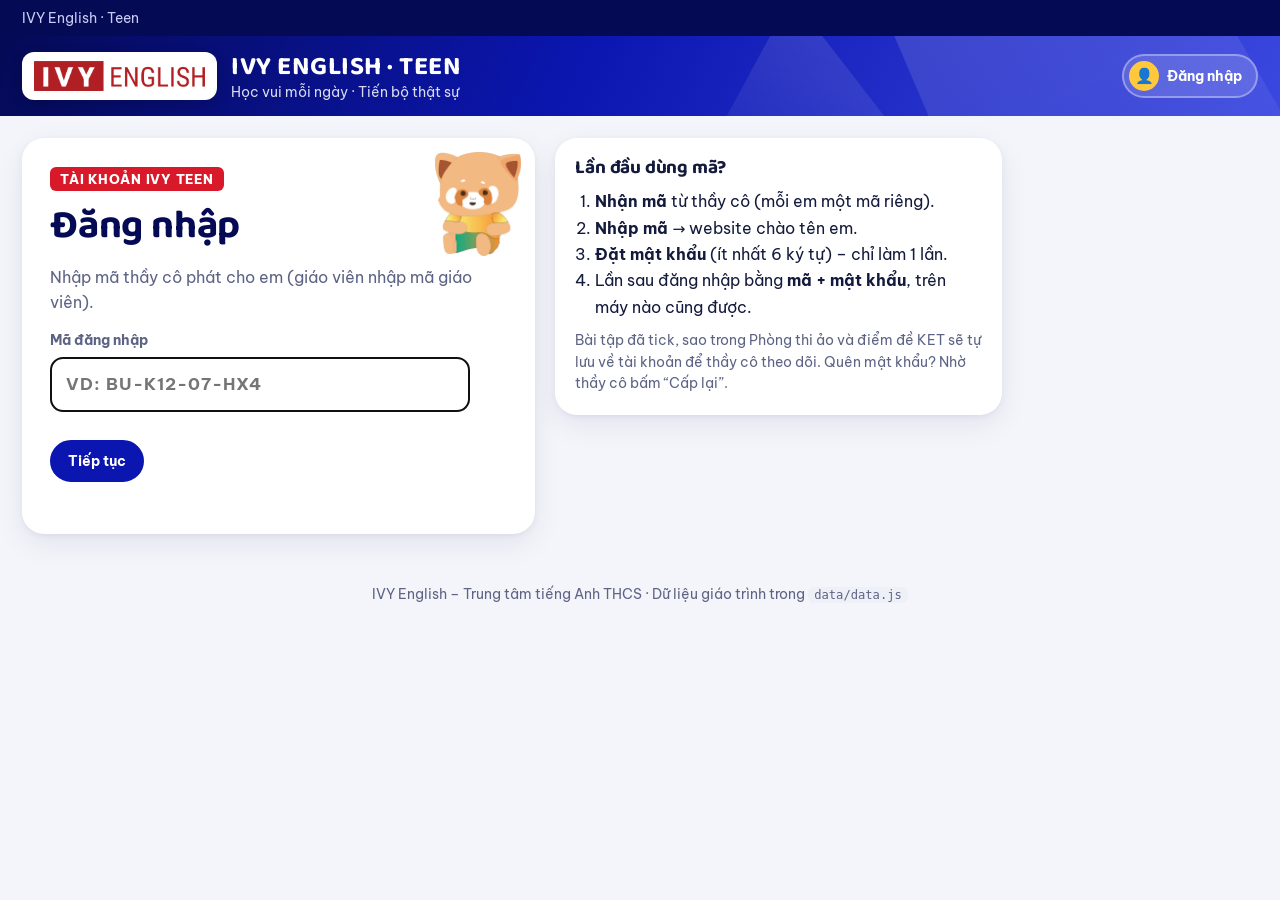
<file: index.html>
<!doctype html>
<html lang="vi">
<head>
  <meta charset="utf-8">
  <meta name="viewport" content="width=device-width, initial-scale=1">
  <title>IVY Teen – Bảng điều khiển học tập</title>
  <meta name="description" content="IVY Teen: lớp học, bài tập về nhà, phòng thi ảo và lộ trình giáo trình tiếng Anh THCS của IVY English.">
  <link rel="preconnect" href="https://fonts.googleapis.com">
  <link rel="preconnect" href="https://fonts.gstatic.com" crossorigin>
  <link href="https://fonts.googleapis.com/css2?family=Baloo+2:wght@600;700;800&family=Be+Vietnam+Pro:wght@400;500;600;700;800&display=swap" rel="stylesheet">
  <link rel="stylesheet" href="assets/style.css?v=202611271107">
  <link rel="icon" href="assets/img/panda-hello.png">
</head>
<body>
  <div class="strip">
    <div class="strip-in" id="strip"></div>
  </div>
  <header class="banner">
    <div class="banner-in">
      <a class="brand" href="#/" aria-label="IVY Teen – Trang chủ">
        <span class="logo-box"><img src="assets/img/logo-ivy.png" alt="IVY English"></span>
        <span class="brand-text"><strong>IVY ENGLISH · TEEN</strong><small>Học vui mỗi ngày · Tiến bộ thật sự</small></span>
      </a>
      <div class="banner-actions">
        <a class="acc-btn" id="accBtn" href="#/dang-nhap"><span class="av">👤</span><span class="nm">Đăng nhập</span></a>
        <a class="round-btn" href="#/huong-dan" title="Hướng dẫn" aria-label="Hướng dẫn" data-auth>?</a>
        <button class="round-btn wide" id="outBtn" title="Đăng xuất" data-auth>Đăng xuất</button>
      </div>
    </div>
  </header>

  <div class="shell">
    <nav class="side" id="side" aria-label="Điều hướng chính"></nav>
    <main id="app" tabindex="-1"></main>
  </div>

  <footer class="footer">IVY English – Trung tâm tiếng Anh THCS · Dữ liệu giáo trình trong <code>data/data.js</code></footer>

  <script src="data/data.js"></script>
  <script src="assets/config.js?v=202611271107"></script>
  <script src="assets/core.js?v=202611271107"></script>
  <script src="assets/dojo.js?v=202611271107"></script>
  <script src="assets/account.js?v=202611271107"></script>
  <script src="assets/app.js?v=202611271107"></script>
</body>
</html>
</file>
<file: assets/style.css>
/* IVY Teen – giao diện bảng điều khiển, màu chủ đạo xanh dương đậm */
:root{
  --blue:#0b16b0; --blue-d:#070e7a; --blue-dd:#050a55; --blue-l:#3b48e0; --blue-soft:#e8eaff; --blue-50:#f3f4ff;
  --red:#d7192a; --red-soft:#ffe4e6; --gold:#ffc83d; --orange:#f28a1d;
  --bg:#f4f5fa; --surface:#ffffff; --surface-2:#eef0f8; --text:#141a3c; --muted:#5d6385; --line:#dfe2ef;
  --brand:var(--blue); --brand-2:var(--blue-d); --brand-soft:var(--blue-soft); --accent:var(--red); --accent-soft:var(--red-soft);
  --c-routine:#8a90ad; --c-book:#0b16b0; --c-extension:#f28a1d; --c-test:#d7192a;
  --c-lang:#0b16b0; --c-input:#16a394; --c-output:#f28a1d; --c-fluency:#8a4fd6;
  --radius:22px; --shadow:0 2px 6px rgba(10,20,90,.06),0 10px 30px rgba(10,20,90,.07);
  --display:"Baloo 2","Be Vietnam Pro",system-ui,sans-serif;
}
*{box-sizing:border-box}
html{scroll-behavior:smooth}
body{margin:0;background:var(--bg);color:var(--text);font-family:"Be Vietnam Pro",system-ui,-apple-system,"Segoe UI",sans-serif;font-size:15.5px;line-height:1.6;-webkit-font-smoothing:antialiased}
a{color:var(--blue)}
code{background:var(--surface-2);padding:1px 6px;border-radius:6px;font-size:.9em}
h1,h2,h3{font-family:var(--display);letter-spacing:-.2px;margin:0;line-height:1.15}
h1{font-size:clamp(28px,4vw,40px);color:var(--blue-dd)}
h2{font-size:24px;margin:30px 0 12px;color:var(--blue-dd)}
h3{font-size:19px;margin:0 0 4px}
.lead{color:var(--muted);font-size:17px;max-width:760px;margin:6px 0 0}
.muted{color:var(--muted)}
.eyebrow{display:inline-block;font-size:12.5px;font-weight:800;letter-spacing:.06em;text-transform:uppercase;color:#fff;background:var(--red);padding:2px 10px;border-radius:6px;margin-bottom:8px}
.hl{background:var(--red);color:#fff;padding:0 8px;border-radius:4px;box-decoration-break:clone;-webkit-box-decoration-break:clone}

/* ---------- strip + banner ---------- */
.strip{background:var(--blue-dd);color:#c9cdf5;font-size:14px}
.strip-in{max-width:1500px;margin:0 auto;padding:7px 22px;display:flex;gap:12px;align-items:center;flex-wrap:wrap}
.strip a{color:#fff;text-decoration:none}.strip a:hover{text-decoration:underline}
.strip span{opacity:.5}
.banner{position:relative;overflow:hidden;color:#fff;background:linear-gradient(115deg,var(--blue-dd) 0%,var(--blue) 45%,var(--blue-l) 100%)}
.banner::before,.banner::after{content:"";position:absolute;pointer-events:none}
.banner::before{right:-60px;top:-120px;width:520px;height:340px;background:linear-gradient(135deg,rgba(255,255,255,.18),rgba(255,255,255,0));transform:rotate(18deg);clip-path:polygon(0 30%,60% 0,100% 55%,40% 100%)}
.banner::after{right:28%;top:-40px;width:260px;height:240px;background:linear-gradient(200deg,rgba(255,255,255,.14),rgba(255,255,255,0));clip-path:polygon(50% 0,100% 70%,0 100%)}
.banner-in{position:relative;z-index:1;max-width:1500px;margin:0 auto;padding:16px 22px;display:flex;align-items:center;gap:16px}
.brand{display:flex;align-items:center;gap:14px;color:#fff;text-decoration:none}
.logo-box{background:#fff;border-radius:12px;padding:9px 12px;display:grid;place-items:center;box-shadow:0 4px 14px rgba(0,0,0,.18)}
.logo-box img{display:block;height:30px;width:auto}
.brand-text{display:flex;flex-direction:column;line-height:1.2}
.brand-text strong{font-family:var(--display);font-size:26px;letter-spacing:.5px}
.brand-text small{opacity:.85;font-size:14px}
.banner-actions{margin-left:auto;display:flex;gap:12px}
.round-btn{width:44px;height:44px;border-radius:50%;border:2px solid rgba(255,255,255,.75);color:#fff;display:grid;place-items:center;text-decoration:none;font-weight:800;font-size:18px}
.round-btn:hover{background:rgba(255,255,255,.15)}

/* ---------- shell ---------- */
.shell{max-width:1500px;margin:0 auto;display:grid;grid-template-columns:96px 1fr;gap:22px;padding:22px 22px 40px}
.side{position:sticky;top:16px;align-self:start;display:flex;flex-direction:column;gap:12px;align-items:center}
.side a{display:flex;flex-direction:column;align-items:center;gap:3px;text-decoration:none;color:var(--muted)}
.side .ic{width:62px;height:62px;border-radius:50%;background:var(--surface);display:grid;place-items:center;font-size:24px;box-shadow:var(--shadow);transition:transform .12s}
.side small{font-size:11.5px;font-weight:600}
.side a:hover .ic{transform:translateY(-2px)}
.side a.active .ic{background:var(--blue);box-shadow:0 6px 18px rgba(11,22,176,.35)}
.side a.active small{color:var(--blue);font-weight:800}
main{min-width:0;outline:none}
.footer{text-align:center;color:var(--muted);font-size:13.5px;padding:10px 16px 30px}
@media (max-width:860px){
  .shell{grid-template-columns:1fr;padding:16px 16px 96px}
  .side{position:fixed;z-index:30;left:0;right:0;bottom:0;top:auto;flex-direction:row;justify-content:space-around;gap:0;background:var(--surface);padding:6px 4px calc(6px + env(safe-area-inset-bottom,0px));box-shadow:0 -4px 20px rgba(10,20,90,.12)}
  .side .ic{width:40px;height:40px;font-size:18px;box-shadow:none;background:transparent}
  .side a.active .ic{background:var(--blue-soft);box-shadow:none}
  .side small{font-size:10px}
  .side a[title="Game theo lứa tuổi"]{display:none}
  .brand-text strong{font-size:17px;white-space:nowrap}.banner-actions{display:none}.brand-text small{display:none}.strip{display:none}.banner-in{padding:12px 16px}
  .logo-box img{height:22px}
  .round-btn{width:38px;height:38px;font-size:16px}
}

/* ---------- dashboard layout ---------- */
.dash{display:grid;grid-template-columns:minmax(0,1fr) 380px;gap:26px;align-items:start}
@media (max-width:1180px){.dash{grid-template-columns:1fr}}
.page-head{display:flex;gap:16px;align-items:flex-end;flex-wrap:wrap;margin-bottom:20px}
.page-head .sp{flex:1}
.pill-toggle{display:flex;background:var(--surface);border-radius:999px;padding:6px;box-shadow:var(--shadow);gap:4px}
.pill-toggle a{padding:8px 16px;border-radius:999px;text-decoration:none;color:var(--muted);font-weight:700;font-size:14px}
.pill-toggle a.on{background:var(--blue);color:#fff}
.btn-pill{display:inline-flex;align-items:center;gap:8px;background:var(--blue);color:#fff;border-radius:999px;padding:12px 22px;font-weight:700;text-decoration:none;border:0;font:inherit;cursor:pointer}
.btn-pill:hover{background:var(--blue-d)}
.btn-pill.red{background:var(--red)}

/* course cards */
.ccards{display:grid;grid-template-columns:repeat(auto-fill,minmax(250px,1fr));gap:22px}
.ccard{background:var(--surface-2);border-radius:var(--radius);padding:14px;text-decoration:none;color:var(--text);display:flex;flex-direction:column;transition:transform .15s,box-shadow .15s}
.ccard:hover{transform:translateY(-3px);box-shadow:var(--shadow)}
.cover{position:relative;height:150px;border-radius:16px;overflow:hidden;background:var(--cc,var(--blue));display:flex;align-items:flex-end;padding:14px}
.cover::before{content:"";position:absolute;inset:0;background:radial-gradient(circle at 15% 20%,rgba(255,255,255,.22) 0 40px,transparent 41px),radial-gradient(circle at 85% 110%,rgba(255,255,255,.14) 0 90px,transparent 91px)}
.cover img{position:absolute;right:4px;bottom:-4px;height:112px;max-width:40%;object-fit:contain;object-position:right bottom;filter:drop-shadow(0 6px 10px rgba(0,0,0,.25))}
.cover .lv{position:relative;z-index:2;max-width:64%;font-family:var(--display);font-weight:800;color:#fff;font-size:clamp(22px,2.2vw,28px);line-height:1.05;text-shadow:0 2px 0 rgba(0,0,0,.15)}
.cover .lv small{display:block;font-size:13px;font-family:"Be Vietnam Pro",sans-serif;font-weight:700;opacity:.9;margin-top:4px}
.cover .dots{position:absolute;left:12px;top:12px;width:36px;height:36px;border-radius:50%;background:rgba(255,255,255,.85);display:grid;place-items:center;font-size:15px}
.ccard .ct{padding:14px 6px 2px}
.ccard .ct b{display:block;font-size:16.5px}
.ccard .ct span{color:var(--muted);font-size:14px}
.ccard .ci{display:flex;gap:10px;padding:12px 6px 4px;margin-top:auto}
.ccard .ci i{font-style:normal;width:40px;height:40px;border-radius:50%;background:var(--surface);display:grid;place-items:center;font-size:17px;position:relative}
.ccard .ci i b{position:absolute;top:-6px;right:-6px;background:var(--red);color:#fff;font-size:11px;border-radius:999px;min-width:20px;height:20px;display:grid;place-items:center;padding:0 5px}
.ccard.off .cover{filter:saturate(.35)}
.badge-up{display:inline-block;font-size:12px;font-weight:700;color:var(--red);background:var(--red-soft);padding:1px 8px;border-radius:999px;margin-left:4px}

/* right column */
.rcol{display:flex;flex-direction:column;gap:22px}
.hero-card{position:relative;overflow:hidden;border-radius:var(--radius);color:#fff;text-align:center;padding:26px 22px 22px;background:radial-gradient(circle at 80% 15%,rgba(255,255,255,.35) 0 2px,transparent 3px),radial-gradient(circle at 20% 70%,rgba(255,255,255,.3) 0 1.5px,transparent 2.5px),radial-gradient(circle at 60% 85%,rgba(255,255,255,.25) 0 1.5px,transparent 2.5px),linear-gradient(140deg,var(--blue-l),var(--blue) 50%,var(--blue-dd))}
.hero-card .logo-box{display:inline-grid;margin-bottom:8px}
.hero-card img.panda{height:120px;display:block;margin:4px auto 0;filter:drop-shadow(0 8px 12px rgba(0,0,0,.25))}
.hero-card h3{font-size:26px;color:var(--gold);margin-top:6px}
.hero-card p{margin:4px 0 0;opacity:.95}
.panel{background:var(--surface);border-radius:var(--radius);padding:20px;box-shadow:var(--shadow)}
.panel-h{display:flex;gap:12px;align-items:center;margin-bottom:12px}
.panel-h .pi{width:44px;height:44px;border-radius:50%;background:var(--blue-soft);display:grid;place-items:center;font-size:19px;flex:none}
.panel-h b{display:block;font-size:17px}
.panel-h small{color:var(--muted)}
.todo{background:var(--blue-d);color:#fff;border-radius:18px;padding:16px 18px;display:flex;gap:14px;align-items:flex-start;margin-top:10px}
.todo .ti{width:46px;height:46px;border-radius:50%;background:#fff;color:var(--blue);display:grid;place-items:center;font-size:20px;flex:none}
.todo b{display:block}
.todo span{font-size:14px;opacity:.92}
.todo.alt{background:var(--blue-50);color:var(--text)}
.todo.alt .ti{background:var(--blue);color:#fff}
.todo-more{display:block;text-align:center;margin-top:12px;font-weight:700;text-decoration:none}
.news{list-style:none;padding:0;margin:0}
.news li{padding:10px 0;border-bottom:1px dashed var(--line);font-size:14.5px}
.news li:last-child{border-bottom:0}
.news li b{color:var(--blue)}

/* ---------- generic components ---------- */
.card{background:var(--surface);border-radius:var(--radius);padding:20px;box-shadow:var(--shadow)}
.grid{display:grid;gap:16px}
.g2{grid-template-columns:repeat(auto-fit,minmax(300px,1fr))}
.g3{grid-template-columns:repeat(auto-fit,minmax(240px,1fr))}
.g4{grid-template-columns:repeat(auto-fit,minmax(170px,1fr))}
.stat{padding:18px}
.stat b{display:block;font-family:var(--display);font-size:34px;line-height:1;color:var(--blue)}
.stat span{color:var(--muted);font-size:13.5px}
.btn{display:inline-flex;align-items:center;gap:6px;border:2px solid var(--line);background:var(--surface);color:var(--text);padding:8px 16px;border-radius:999px;font:inherit;font-weight:700;font-size:14px;cursor:pointer;text-decoration:none}
.btn:hover{border-color:var(--blue);color:var(--blue)}
.btn.primary{background:var(--blue);border-color:var(--blue);color:#fff}
.btn.primary:hover{background:var(--blue-d);color:#fff}
.btn-row{display:flex;gap:10px;flex-wrap:wrap;margin-top:16px}
.chip{display:inline-block;font-size:12px;font-weight:700;padding:2px 10px;border-radius:999px;background:var(--surface-2);color:var(--muted);white-space:nowrap}
.chip.brand{background:var(--blue-soft);color:var(--blue)}
.chip.accent{background:var(--red-soft);color:var(--red)}
.t-Reading{background:#dbeafe;color:#1d4ed8}.t-Grammar{background:#ede9fe;color:#6d28d9}.t-Vocabulary{background:#dcfce7;color:#15803d}
.t-Listening{background:#e0f2fe;color:#0369a1}.t-Speaking{background:#fef3c7;color:#b45309}.t-Writing{background:#fce7f3;color:#be185d}
.t-KET-Lab{background:#fee2e2;color:#b91c1c}.t-Project{background:#ccfbf1;color:#0f766e}.t-Test{background:#fecdd3;color:#9f1239}
.t-Event{background:#fff4d6;color:#a16207}.t-Review{background:#e8eaff;color:#0b16b0}.t-Starter{background:#f1f5f9;color:#334155}
.unit-card{display:flex;flex-direction:column;gap:8px;color:var(--text);text-decoration:none;transition:transform .12s}
.unit-card:hover{transform:translateY(-2px)}
.unit-card .top{display:flex;justify-content:space-between;align-items:center;gap:8px}
.unit-no{font-family:var(--display);font-weight:800;color:var(--red);font-size:18px}
.kv{display:grid;grid-template-columns:110px 1fr;gap:4px 12px;font-size:14px;margin:0}
.kv dt{color:var(--muted)}.kv dd{margin:0}
.unit-card .kv{grid-template-columns:1fr;gap:0}.unit-card .kv dt{font-size:12.5px;font-weight:700;margin-top:6px}
.crumbs{font-size:14px;color:var(--muted);margin-bottom:10px}
.tabs{display:flex;gap:6px;flex-wrap:wrap;margin:16px 0 18px}
.tab{border:0;background:var(--surface);color:var(--muted);padding:9px 16px;border-radius:999px;font:inherit;font-weight:700;font-size:14px;cursor:pointer;text-decoration:none;box-shadow:var(--shadow)}
.tab.on{background:var(--blue);color:#fff}
.toolbar{display:flex;flex-wrap:wrap;gap:10px;align-items:center;margin:0 0 16px}
.toolbar input,.toolbar select,.field input,.field select{font:inherit;font-size:14.5px;padding:9px 13px;border-radius:12px;border:2px solid var(--line);background:var(--surface);color:var(--text)}
.toolbar input[type=search]{flex:1;min-width:200px}
.table-wrap{overflow-x:auto;border-radius:18px;background:var(--surface);box-shadow:var(--shadow)}
table{border-collapse:collapse;width:100%;font-size:14.5px}
th,td{text-align:left;padding:11px 13px;border-bottom:1px solid var(--line);vertical-align:top}
th{font-size:12.5px;text-transform:uppercase;letter-spacing:.05em;color:#fff;background:var(--blue)}
tr:last-child td{border-bottom:none}
tr.row-link{cursor:pointer}
tr.row-link:hover td{background:var(--blue-50)}
tr.week-sep td{background:var(--surface-2);font-weight:800;font-size:12.5px;color:var(--blue);padding:6px 13px}
.num{font-variant-numeric:tabular-nums;font-weight:800;color:var(--blue)}
.timeline{display:flex;height:34px;border-radius:12px;overflow:hidden;margin:14px 0 6px}
.timeline div{display:flex;align-items:center;justify-content:center;color:#fff;font-size:12px;font-weight:700;min-width:0;overflow:hidden;white-space:nowrap}
.cat-routine{background:var(--c-routine)}.cat-book{background:var(--c-book)}.cat-extension{background:var(--c-extension)}.cat-test{background:var(--c-test)}
.cat-lang{background:var(--c-lang)}.cat-input{background:var(--c-input)}.cat-output{background:var(--c-output)}.cat-fluency{background:var(--c-fluency)}
.legend{display:flex;gap:14px;flex-wrap:wrap;font-size:13px;color:var(--muted)}
.legend i{display:inline-block;width:11px;height:11px;border-radius:3px;margin-right:5px;vertical-align:-1px}
.steps{list-style:none;padding:0;margin:0}
.steps li{display:grid;grid-template-columns:62px 1fr;gap:10px;padding:10px 0;border-bottom:1px dashed var(--line)}
.steps li:last-child{border-bottom:none}
.steps .min{font-weight:800;font-variant-numeric:tabular-nums}
.steps .min small{display:block;font-weight:500;color:var(--muted);font-size:11.5px}
.dot{display:inline-block;width:9px;height:9px;border-radius:50%;margin-right:6px}
.phase{border-top:5px solid var(--blue)}
.phase.before{border-top-color:var(--orange)}
.phase.after{border-top-color:var(--red)}
.pager{display:flex;justify-content:space-between;gap:10px;margin-top:20px}
.spine-bar{position:relative;height:8px;background:var(--surface-2);border-radius:99px;min-width:120px}
.spine-bar span{position:absolute;top:-3px;width:14px;height:14px;border-radius:50%;background:var(--blue);transform:translateX(-50%);border:2px solid #fff}
.ket-grid{display:grid;grid-template-columns:repeat(auto-fit,minmax(260px,1fr));gap:16px}
.ket-part{display:flex;align-items:center;gap:10px;padding:8px 0 2px;cursor:pointer}
.ket-part .bar{flex:1;height:10px;background:var(--surface-2);border-radius:99px;overflow:hidden}
.ket-part .bar i{display:block;height:100%;background:var(--blue)}
.ket-part b{width:72px}
.ket-part em{font-style:normal;color:var(--muted);font-size:13px;width:56px;text-align:right}
.ket-part.sel b{color:var(--red)}
.game-item{display:flex;gap:12px;align-items:flex-start;margin-bottom:12px}
.game-item .ico{flex:none;width:36px;height:36px;border-radius:50%;background:var(--blue-soft);color:var(--blue);display:grid;place-items:center;font-weight:800}
.note{border-left:5px solid var(--red);background:var(--surface);box-shadow:var(--shadow);padding:12px 16px;border-radius:0 14px 14px 0;margin:10px 0}
.field{display:flex;flex-direction:column;gap:5px;font-size:13.5px;color:var(--muted);font-weight:700}
.days{display:flex;gap:6px;flex-wrap:wrap}
.days label{display:flex;align-items:center;gap:4px;padding:7px 11px;border:2px solid var(--line);border-radius:999px;background:var(--surface);color:var(--text);cursor:pointer;font-weight:600}
.progress{height:12px;background:var(--surface-2);border-radius:99px;overflow:hidden}
.progress i{display:block;height:100%;background:linear-gradient(90deg,var(--blue),var(--blue-l))}
.hw-item{display:flex;gap:10px;align-items:flex-start;padding:6px 0}
.hw-item input{margin-top:4px;width:18px;height:18px;accent-color:var(--blue)}
.hw-item.done .txt{text-decoration:line-through;color:var(--muted)}
.today td{background:var(--blue-50)!important}
.empty{padding:28px;text-align:center;color:var(--muted)}
.updating{display:flex;gap:18px;align-items:center}
.updating img{height:110px}
details.more summary{cursor:pointer;font-weight:800;color:var(--blue);margin:8px 0}
.practice{display:flex;gap:14px;align-items:center;text-decoration:none;color:var(--text)}
.practice .pi{width:56px;height:56px;border-radius:18px;display:grid;place-items:center;font-size:26px;background:var(--blue-soft);flex:none}
.practice b{display:block;font-size:16.5px}
.practice span{color:var(--muted);font-size:14px}
.class-hero{position:relative;overflow:hidden;border-radius:var(--radius);color:#fff;padding:26px 26px 22px;background:linear-gradient(120deg,var(--blue-dd),var(--blue) 60%,var(--blue-l));margin-bottom:22px}
.class-hero h1{color:#fff}
.class-hero p{margin:6px 0 0;opacity:.92;max-width:620px}
.class-hero img{position:absolute;right:20px;bottom:-10px;height:150px;filter:drop-shadow(0 8px 12px rgba(0,0,0,.25))}
.class-hero .eyebrow{background:var(--red)}
@media (max-width:640px){.class-hero img{height:90px;right:8px;opacity:.9}.class-hero{padding-right:90px}}
.roles{display:grid;grid-template-columns:repeat(auto-fit,minmax(220px,1fr));gap:16px;margin-top:24px}
.roles .card{display:flex;flex-direction:column;gap:6px;text-decoration:none;color:var(--text)}
.roles .card .pi{font-size:30px}

/* subpages (tài liệu) */
.topbar{background:var(--blue);color:#fff}
.wrap{max-width:1180px;margin:0 auto;padding:0 16px}
.topbar-inner{display:flex;align-items:center;gap:16px;min-height:64px;flex-wrap:wrap}
.topbar .brand-mark{background:#fff;border-radius:10px;padding:6px 9px;display:grid;place-items:center}
.topbar .brand-mark img{height:20px;display:block}
.topbar .brand-text strong{font-size:20px}
.nav{margin-left:auto;display:flex;gap:4px;flex-wrap:wrap}
.nav a{color:#dfe2ff;padding:7px 12px;border-radius:999px;font-weight:600;font-size:14.5px;text-decoration:none}
.nav a:hover,.nav a.active{background:rgba(255,255,255,.16);color:#fff}

/* mobile tables */
@media (max-width:640px){
  table.stack thead{display:none}
  table.stack tr{display:block;border-bottom:1px solid var(--line);padding:8px 2px}
  table.stack tr.week-sep{padding:0}
  table.stack td{display:block;border:none;padding:3px 12px}
  table.stack td[data-l]::before{content:attr(data-l);display:block;font-size:11.5px;font-weight:700;text-transform:uppercase;letter-spacing:.05em;color:var(--muted);margin-top:4px}
}
@media print{
  .strip,.banner,.side,.footer,.toolbar,.btn-row,.pager,.no-print,.rcol{display:none!important}
  .shell{display:block;padding:0}
  body{background:#fff}
  .card,.panel,.table-wrap{box-shadow:none}
}

/* ---------- tài khoản ---------- */
body[data-role="guest"] .shell{grid-template-columns:1fr}
body[data-role="guest"] .side{display:none}
.strip span{opacity:1}
.strip b{color:#fff}
.round-btn.wide{width:auto;padding:0 16px;font-size:14px;border-radius:999px}
button.round-btn{background:transparent;cursor:pointer;font-family:inherit}
@media (max-width:860px){.banner-actions{display:flex!important;gap:6px}.banner-actions .acc-btn{display:none}}
[hidden]{display:none!important}
.acc-btn{display:inline-flex;align-items:center;gap:8px;background:rgba(255,255,255,.14);color:#fff;text-decoration:none;border-radius:999px;padding:5px 14px 5px 5px;font-weight:700;font-size:14px;border:2px solid rgba(255,255,255,.35)}
.acc-btn:hover{background:rgba(255,255,255,.24)}
.acc-btn .av{width:30px;height:30px;border-radius:50%;background:var(--gold);color:var(--blue-dd);display:grid;place-items:center;font-weight:800;font-size:15px}
.acc-btn .nm{max-width:130px;overflow:hidden;text-overflow:ellipsis;white-space:nowrap}
@media (max-width:640px){.acc-btn .nm{display:none}.acc-btn{padding:4px}}
.auth-wrap{display:grid;grid-template-columns:minmax(0,1.15fr) minmax(0,1fr);gap:20px;align-items:start;max-width:980px}
@media (max-width:860px){.auth-wrap{grid-template-columns:1fr}}
.auth-card{position:relative;padding:28px;overflow:hidden}
.auth-card h1{margin:4px 0 6px}
.auth-card form{display:flex;flex-direction:column;gap:12px;margin-top:14px;max-width:420px}
.auth-card #pwBox{display:flex;flex-direction:column;gap:12px}
.auth-card #pwBox[hidden],.auth-card label[hidden]{display:none}
.auth-card .field input{font-size:17px;padding:12px 14px;letter-spacing:.02em}
#aCode{text-transform:uppercase;font-weight:700;letter-spacing:.06em}
#aCode[readonly]{background:var(--surface-2)}
.auth-panda{position:absolute;right:14px;top:14px;width:86px;opacity:.95}
@media (max-width:520px){.auth-panda{width:60px}}
.auth-steps ol{margin:8px 0 0;padding-left:20px;line-height:1.7}
.auth-msg{margin-top:10px;font-size:14px;font-weight:600;min-height:1em}
.auth-msg.err{color:var(--red)}
.auth-msg.ok{color:#11804a}
.btn.light{background:#fff;border-color:#fff;color:var(--blue-dd)}
.btn.light:hover{background:var(--gold);border-color:var(--gold);color:var(--blue-dd)}
.btn.sm{padding:4px 11px;font-size:13px}
.btn.danger{color:var(--red)}
.btn.danger:hover{border-color:var(--red);background:var(--red);color:#fff}
.btn:disabled{opacity:.5;cursor:not-allowed}
.btn.block{display:flex;justify-content:center;width:100%;margin-top:10px}
.me-hero .btn-row{position:relative;z-index:1}
.me-stats{margin-top:16px}
.daystrip{display:grid;grid-template-columns:repeat(14,minmax(0,1fr));gap:6px}
.daystrip div{background:var(--surface-2);border-radius:10px;text-align:center;padding:6px 0;min-width:0}
.daystrip div.on{background:#fff1d6;box-shadow:inset 0 0 0 2px var(--gold)}
.daystrip i{display:block;font-style:normal;height:20px;font-size:16px}
.daystrip small{font-size:11px;color:var(--muted);line-height:1.2}
@media (max-width:560px){.daystrip{grid-template-columns:repeat(7,minmax(0,1fr))}}
.sync-line{display:flex;align-items:center;gap:10px;flex-wrap:wrap;margin:18px 0 6px;font-size:14px;color:var(--muted)}
.sync-line span{flex:1;min-width:180px}
.table-wrap.flat{box-shadow:none;border:0;margin:0}
.progress.sm{height:7px;margin-top:4px;max-width:160px}
.progress.low i{background:linear-gradient(90deg,var(--red),#ff6b6b)}
.low-t{color:var(--red)}
.chip.ok{background:#dff5e8;color:#11804a}
.chip.warn{background:var(--red-soft);color:var(--red)}
code.code{font-family:ui-monospace,SFMono-Regular,Menlo,monospace;font-weight:700;background:var(--blue-soft);color:var(--blue);padding:2px 8px;border-radius:8px;font-size:13.5px;white-space:nowrap}
td.acts{white-space:nowrap}
td.acts .btn{margin:2px}
.warn-list{display:grid;grid-template-columns:repeat(auto-fill,minmax(240px,1fr));gap:12px}
.warn-item{border-left:5px solid var(--red);padding:14px 16px}
.warn-item b{display:block;margin-bottom:6px}
.warn-item .chip{margin:2px 2px 0 0}
tr.warn-row td:first-child{box-shadow:inset 4px 0 0 var(--red)}
.ccard .ci i.warn{color:var(--red);font-style:normal}
.ccard .ci i{font-style:normal}
textarea{font:inherit;font-size:14.5px;padding:10px 13px;border-radius:12px;border:2px solid var(--line);background:var(--surface);color:var(--text);width:100%;box-sizing:border-box;resize:vertical}
ul.miss{margin:6px 0 0;padding-left:18px;font-size:14px}
.acc-panel{display:block;text-decoration:none;color:inherit}
.acc-panel.me:hover{box-shadow:0 0 0 2px var(--blue)}
.mini-stats{display:grid;grid-template-columns:repeat(3,1fr);gap:8px;margin-top:10px}
.mini-stats span{background:var(--surface-2);border-radius:12px;padding:8px 4px;text-align:center;font-size:18px}
.mini-stats b{display:block;font-size:20px;color:var(--blue)}
.mini-stats small{display:block;font-size:12px;color:var(--muted)}
.tabs .sp{flex:1}
.print-only{display:none}
.slips{display:none}
@media print{
  body.print-slips .shell,body.print-slips main{display:block}
  body.print-slips #app>*{display:none!important}
  body.print-slips #app>#cBox{display:block!important}
  body.print-slips #cBox>*{display:none!important}
  body.print-slips #cBox>.slips{display:grid!important;grid-template-columns:1fr 1fr;gap:8px}
  .slip{display:flex;gap:10px;align-items:center;border:1.5px dashed #555;border-radius:10px;padding:10px 12px;break-inside:avoid;font-size:12px}
  .slip img{height:26px}
  .slip b{display:block;font-size:15px;margin:2px 0}
  .slip span{display:block;font-size:14px}
  .slip code{font-size:16px;font-weight:800;letter-spacing:.04em}
  .slip small{display:block;color:#444}
}

@media (max-width:420px){.brand-text strong{font-size:15px}.logo-box{padding:7px 9px}.logo-box img{height:18px}}

/* gói bài tập nhiều dòng (Boost PRE/POST-LESSON) */
.phase p,.hw-item .txt,.todo span,td[data-l="Trước buổi"],td[data-l="Sau buổi"]{white-space:pre-line}
.t-PET-Lab{background:#fff1e0;color:#9a4a00}

/* thưởng sao */
.star-pick-head{display:flex;align-items:center;gap:8px;margin-bottom:8px}
.star-pick-head .sp{flex:1}
.star-pick{display:grid;grid-template-columns:repeat(auto-fill,minmax(170px,1fr));gap:8px}
.sp-tile{display:flex;cursor:pointer}
.sp-tile input{position:absolute;opacity:0;pointer-events:none}
.sp-tile span{flex:1;display:block;border:2px solid var(--line);border-radius:12px;padding:8px 12px;background:var(--surface);transition:.15s}
.sp-tile b{display:block;font-size:14.5px}
.sp-tile small{color:var(--muted);font-size:12.5px}
.sp-tile:hover span{border-color:var(--blue)}
.sp-tile input:checked+span{border-color:var(--blue);background:var(--blue-soft);box-shadow:0 0 0 2px var(--blue) inset}
.sp-tile input:checked+span b::before{content:"✓ ";color:var(--blue)}
.sp-tile input:focus-visible+span{outline:3px solid var(--blue);outline-offset:2px}
.star-amt{display:flex;gap:6px;flex-wrap:wrap}
.star-amt input{position:absolute;opacity:0}
.star-amt span{display:inline-block;padding:8px 14px;border-radius:12px;border:2px solid var(--line);font-size:15px;color:var(--text);cursor:pointer}
.star-amt input:checked+span{border-color:#e0a800;background:#fff4c2;color:#7a5a00}
.star-amt input:focus-visible+span{outline:3px solid var(--blue)}
.reason-chips{display:flex;flex-wrap:wrap;gap:6px;margin-top:10px}
.reason-chips .chip{border:0;cursor:pointer;font:inherit;font-size:12.5px;font-weight:700}
.reason-chips .chip:hover{background:var(--blue);color:#fff}
.bonus-list{list-style:none;margin:0;padding:0}
.bonus-list li{display:flex;gap:10px;align-items:baseline;padding:7px 0;border-bottom:1px solid var(--line)}
.bonus-list li:last-child{border-bottom:0}
.bonus-list b{color:#b07d00;white-space:nowrap}
.bonus-list span{flex:1}
.bonus-list small{color:var(--muted);font-size:12.5px;white-space:nowrap}
.bonus-pop{display:flex;gap:14px;align-items:center;background:linear-gradient(120deg,#fff4c2,#ffe9a8);border:2px solid #f2c94c;margin-top:16px;animation:bonusIn .6s ease}
.bonus-pop .big{font-size:40px}
.bonus-pop b{font-size:17px;color:#7a5a00}
@keyframes bonusIn{from{transform:scale(.92);opacity:0}to{transform:none;opacity:1}}

/* ---------- lớp học kiểu bảng điểm (dojo.js) ---------- */
:root{--pos:#13a35a;--pos-soft:#dcf6e8;--neg:#e5484d;--neg-soft:#ffe4e4}
.mon{width:100%;height:100%;display:block}
.dj-av{display:inline-grid;place-items:center;width:84px;height:84px;border-radius:50%;background:#fff;overflow:hidden;flex:none}
.dj-av.sm{width:34px;height:34px}.dj-av.lg{width:72px;height:72px}.dj-av.xl{width:150px;height:150px}
.whole-ic{font-size:38px}
.dj-av.xl .whole-ic{font-size:70px}
.dj-bar{display:flex;gap:8px;align-items:center;flex-wrap:wrap;margin-bottom:14px}
.dj-bar .sp,.dj-tools .sp,.dj-cbar .sp,.gp-ctl .sp,.nz-ctl .sp{flex:1}
.dj-sort{font-size:14px;color:var(--muted);display:flex;gap:6px;align-items:center}
.dj-sort select{font:inherit;padding:6px 10px;border-radius:10px;border:2px solid var(--line)}
.dj-grid{display:grid;grid-template-columns:repeat(auto-fill,minmax(128px,1fr));gap:14px}
.dj-tile{position:relative;display:flex;flex-direction:column;align-items:center;gap:8px;padding:16px 8px 14px;background:var(--surface);border:3px solid transparent;border-radius:20px;box-shadow:var(--shadow);cursor:pointer;font:inherit;color:var(--text);transition:transform .12s,border-color .12s}
.dj-tile:hover{transform:translateY(-3px);border-color:var(--blue-soft)}
.dj-tile b{font-size:14.5px;line-height:1.25;text-align:center}
.dj-tile.whole{background:linear-gradient(160deg,#fff,var(--blue-soft))}
.dj-tile.off{opacity:.55}
.dj-tile.sel{border-color:var(--pos);background:var(--pos-soft)}
.dj-check{position:absolute;left:10px;top:10px;width:24px;height:24px;border-radius:50%;border:2px solid var(--line);background:#fff;display:grid;place-items:center;font-style:normal;font-weight:800;color:#fff}
.dj-tile.sel .dj-check{background:var(--pos);border-color:var(--pos)}
.dj-pts{position:absolute;right:10px;top:10px;min-width:30px;height:30px;padding:0 8px;border-radius:999px;background:var(--pos);color:#fff;font-weight:800;font-size:15px;display:grid;place-items:center;box-shadow:0 2px 0 rgba(0,0,0,.12)}
.dj-pts.neg{background:var(--neg)}
.dj-pts.big{position:static;min-width:44px;height:38px;font-size:20px}
/* hộp thoại */
.dj-modal{position:fixed;inset:0;background:rgba(10,14,50,.45);display:grid;place-items:center;z-index:200;padding:16px;animation:djfade .15s}
.dj-sheet{position:relative;background:var(--surface);border-radius:26px;padding:24px;width:min(560px,100%);max-height:90vh;overflow:auto;box-shadow:0 30px 80px rgba(0,0,0,.3);animation:djup .2s}
.dj-sheet.wide{width:min(720px,100%)}
.dj-x{position:absolute;right:14px;top:12px;border:0;background:var(--bg);width:36px;height:36px;border-radius:50%;font-size:22px;cursor:pointer;color:var(--muted)}
@keyframes djfade{from{opacity:0}}@keyframes djup{from{transform:translateY(20px);opacity:0}}
.dj-mh{display:flex;gap:14px;align-items:center;margin-bottom:14px}
.dj-mh h2{margin:0}
.dj-mh .dj-av{box-shadow:0 0 0 3px var(--blue-soft)}
.dj-tabs{display:flex;gap:6px;background:var(--bg);padding:5px;border-radius:999px;margin-bottom:14px}
.dj-tabs button{flex:1;border:0;background:transparent;padding:10px;border-radius:999px;font:inherit;font-weight:800;cursor:pointer;color:var(--muted)}
.dj-tabs button.on{background:#fff;color:var(--text);box-shadow:var(--shadow)}
.dj-sks{display:grid;grid-template-columns:repeat(auto-fill,minmax(130px,1fr));gap:10px}
.dj-sk{display:flex;flex-direction:column;align-items:center;gap:6px;padding:14px 8px;border-radius:18px;border:2px solid var(--line);background:#fff;font:inherit;cursor:pointer;position:relative;color:var(--text)}
.dj-sk .ic{width:56px;height:56px;border-radius:50%;display:grid;place-items:center;font-size:28px}
.dj-sk.pos .ic{background:var(--pos-soft)}.dj-sk.neg .ic{background:var(--neg-soft)}
.dj-sk b{font-size:14px;text-align:center}
.dj-sk .pv{position:absolute;right:8px;top:8px;font-weight:800;font-size:13px}
.dj-sk.pos .pv{color:var(--pos)}.dj-sk.neg .pv{color:var(--neg)}
.dj-sk.pos:hover{border-color:var(--pos)}.dj-sk.neg:hover{border-color:var(--neg)}
.dj-sk.busy{opacity:.6}.dj-sk:disabled{cursor:wait}
.dj-toast{position:fixed;left:50%;top:22%;transform:translate(-50%,0) scale(.9);z-index:300;display:flex;gap:12px;align-items:center;padding:14px 22px;border-radius:20px;color:#fff;font-size:18px;box-shadow:0 20px 50px rgba(0,0,0,.25);animation:djpop .35s cubic-bezier(.2,1.6,.4,1) forwards;transition:opacity .4s,transform .4s}
.dj-toast.good{background:var(--pos)}.dj-toast.bad{background:var(--neg)}
.dj-toast small{display:block;font-size:13px;opacity:.9}
.dj-toast .big{font-size:32px}
.dj-toast .dj-av{width:52px;height:52px}
.dj-toast.out{opacity:0;transform:translate(-50%,-20px)}
@keyframes djpop{to{transform:translate(-50%,0) scale(1)}}
/* avatar */
.av-grid{display:grid;grid-template-columns:repeat(auto-fill,minmax(88px,1fr));gap:10px}
.av-opt{border:3px solid transparent;background:var(--bg);border-radius:50%;padding:6px;cursor:pointer;aspect-ratio:1}
.av-opt:hover{border-color:var(--blue-soft)}.av-opt.on{border-color:var(--pos);background:var(--pos-soft)}
/* học sinh */
.dj-me{display:flex;gap:20px;align-items:center;background:linear-gradient(120deg,var(--blue-dd),var(--blue) 65%,var(--blue-l));color:#fff;border-radius:var(--radius);padding:22px 24px;margin-bottom:6px}
.dj-me h1{color:#fff;margin:2px 0 8px}
.dj-me .eyebrow{color:rgba(255,255,255,.8)}
.dj-me-av{position:relative;width:118px;height:118px;border-radius:50%;border:5px solid #fff;background:#fff;padding:0;cursor:pointer;flex:none}
.dj-me-av .mon{border-radius:50%}
.dj-me-av i{position:absolute;right:-4px;bottom:-2px;width:34px;height:34px;border-radius:50%;background:var(--gold);display:grid;place-items:center;font-style:normal;font-size:15px;box-shadow:0 2px 6px rgba(0,0,0,.2)}
.dj-me-chips{display:flex;gap:10px;align-items:center;flex-wrap:wrap;font-weight:700}
.dj-chip{background:rgba(255,255,255,.16);padding:6px 12px;border-radius:999px;font-size:14px}
@media (max-width:560px){.dj-me{flex-direction:column;text-align:center}.dj-me-chips{justify-content:center}.dj-me-av{width:100px;height:100px}}
.dj-metabs .tab{box-shadow:var(--shadow)}
/* báo cáo */
.dj-periods{display:flex;gap:6px;flex-wrap:wrap;margin-bottom:14px}
.dj-periods button{border:2px solid var(--line);background:#fff;padding:7px 14px;border-radius:999px;font:inherit;font-weight:700;font-size:14px;cursor:pointer;color:var(--muted)}
.dj-periods button.on{border-color:var(--blue);color:var(--blue);background:var(--blue-soft)}
.dj-sum{display:flex;gap:22px;align-items:center;margin:6px 0 14px}
.dj-sum .big{font-family:var(--display);font-size:30px;font-weight:800;line-height:1}
.dj-sum small{display:block;color:var(--muted);font-size:13px;margin-bottom:8px}
.pos{color:var(--pos)}.neg{color:var(--neg)}
.dj-donut{width:var(--s);height:var(--s);border-radius:50%;background:conic-gradient(var(--pos) calc(var(--p)*1%),var(--neg-soft) 0);display:grid;place-items:center;flex:none}
.dj-donut>div{width:72%;height:72%;border-radius:50%;background:#fff;display:grid;place-items:center;align-content:center;text-align:center}
.dj-donut b{font-family:var(--display);font-size:26px;line-height:1}
.dj-donut small{font-size:12px;color:var(--muted)}
.dj-skbars .row{display:grid;grid-template-columns:28px minmax(90px,140px) 1fr 40px;gap:8px;align-items:center;margin:6px 0;font-size:14px}
.dj-skbars .tr{height:10px;background:var(--bg);border-radius:99px;overflow:hidden}
.dj-skbars .tr i{display:block;height:100%;background:var(--pos);border-radius:99px}
.dj-skbars .tr i.neg{background:var(--neg)}
.dj-skbars b{text-align:right;color:var(--pos)}.dj-skbars b.neg{color:var(--neg)}
.dj-weeks{display:grid;grid-template-columns:repeat(8,1fr);gap:8px;align-items:end;height:150px;padding-top:6px}
.dj-weeks .wk{display:flex;flex-direction:column;align-items:center;gap:4px;height:100%}
.dj-weeks .col{flex:1;width:100%;max-width:36px;display:flex;flex-direction:column;justify-content:flex-end;background:var(--bg);border-radius:8px;overflow:hidden}
.dj-weeks i.pos{background:var(--pos)}.dj-weeks i.neg{background:var(--neg)}
.dj-weeks small{font-size:11px;color:var(--muted)}
.dj-who{display:flex;gap:10px;align-items:center}
.dj-table td.pos,.dj-table td.neg{font-weight:800}
.dj-feed{list-style:none;margin:0;padding:0;max-height:420px;overflow:auto}
.dj-feed li{display:grid;grid-template-columns:34px 36px 1fr auto;gap:8px;align-items:center;padding:8px 4px;border-bottom:1px solid var(--line);font-size:14.5px}
.dj-feed .ic{width:32px;height:32px;border-radius:50%;display:grid;place-items:center}
.dj-feed li.pos .ic{background:var(--pos-soft)}.dj-feed li.neg .ic{background:var(--neg-soft)}
.dj-feed li.pos b{color:var(--pos)}.dj-feed li.neg b{color:var(--neg)}
.dj-feed small{color:var(--muted);font-size:12.5px}
/* bảng tin */
.dj-compose textarea{min-height:84px}
.dj-cbar{display:flex;gap:8px;align-items:center;flex-wrap:wrap;margin-top:10px}
.dj-cbar label.btn{cursor:pointer}
.dj-prev{display:flex;gap:8px;align-items:center;font-size:13px;color:var(--muted)}
.dj-prev img{height:52px;border-radius:10px}
.dj-post{margin-top:14px;max-width:760px}
.dj-post header{display:flex;gap:10px;align-items:center;margin-bottom:10px}
.dj-post header div{flex:1}
.dj-post header small{display:block;color:var(--muted);font-size:12.5px}
.dj-tav{width:40px;height:40px;border-radius:50%;background:var(--blue);color:#fff;display:grid;place-items:center;font-weight:800}
.dj-post p{margin:0 0 10px;line-height:1.6;white-space:normal;overflow-wrap:anywhere}
.dj-post img{display:block;max-width:100%;border-radius:16px}
/* công cụ */
.dj-tools{display:flex;gap:8px;flex-wrap:wrap;align-items:center;margin-bottom:14px}
.dj-tool{display:flex;gap:8px;align-items:center;border:2px solid var(--line);background:#fff;padding:9px 16px;border-radius:16px;font:inherit;font-weight:800;cursor:pointer;color:var(--text)}
.dj-tool span{font-size:20px}
.dj-tool.on{border-color:var(--blue);background:var(--blue-soft);color:var(--blue)}
.dj-stage{min-height:380px;display:flex;flex-direction:column;justify-content:center;gap:18px}
.dj-stage:fullscreen{background:#fff;padding:40px}
.btn.big{font-size:18px;padding:12px 26px}
.tm-presets{display:flex;gap:6px;flex-wrap:wrap;justify-content:center}
.tm-adj{display:flex;gap:6px;margin-left:10px}
.tm-big{font-family:var(--display);font-weight:800;font-size:clamp(72px,16vw,180px);text-align:center;line-height:1;color:var(--blue);font-variant-numeric:tabular-nums}
.tm-big.warn{color:var(--orange)}.tm-big.done{color:var(--neg);animation:djblink 1s infinite}
@keyframes djblink{50%{opacity:.35}}
.tm-bar{height:14px;background:var(--bg);border-radius:99px;overflow:hidden;max-width:640px;width:100%;margin:0 auto}
.tm-bar i{display:block;height:100%;background:linear-gradient(90deg,var(--blue),var(--blue-l));transition:width .25s linear}
.rd-wrap{display:flex;flex-direction:column;align-items:center;gap:16px}
.rd-card{display:flex;flex-direction:column;align-items:center;gap:12px}
.rd-card b{font-family:var(--display);font-size:clamp(26px,5vw,44px);text-align:center}
.rd-card.pop .dj-av{animation:djpop2 .5s cubic-bezier(.2,1.6,.4,1)}
@keyframes djpop2{from{transform:scale(.6)}}
.rd-opt{font-size:14px;display:flex;gap:6px;align-items:center}
.gp-ctl{display:flex;gap:8px;align-items:center;flex-wrap:wrap}
.gp-ctl select{font:inherit;padding:6px 10px;border-radius:10px;border:2px solid var(--line)}
.gp-ctl b{font-size:22px;min-width:28px;text-align:center}
.gp-grid{display:grid;grid-template-columns:repeat(auto-fill,minmax(200px,1fr));gap:12px;align-self:stretch}
.gp-card{border-radius:18px;padding:12px 14px;background:#fff;border:3px solid var(--gc);box-shadow:var(--shadow)}
.gp-card h3{margin:0 0 8px;color:var(--gc)}
.gp-m{display:flex;gap:8px;align-items:center;margin:5px 0;font-size:14.5px;font-weight:600}
.nz-face{font-size:110px;text-align:center;line-height:1}
.nz-bar{position:relative;height:34px;background:var(--bg);border-radius:99px;overflow:visible;max-width:680px;width:100%;margin:0 auto}
.nz-bar i{display:block;height:100%;width:0;background:var(--pos);border-radius:99px;transition:width .1s}
.nz-bar i.warm{background:var(--orange)}.nz-bar i.hot{background:var(--neg)}
.nz-bar span{position:absolute;top:-6px;bottom:-6px;width:4px;background:var(--text);border-radius:2px}
.nz-ctl{display:flex;gap:12px;align-items:center;flex-wrap:wrap;max-width:680px;width:100%;margin:0 auto}
.nz-ctl input{vertical-align:middle}
@media (max-width:560px){.dj-grid{grid-template-columns:repeat(auto-fill,minmax(100px,1fr));gap:10px}.dj-av{width:64px;height:64px}.dj-skbars .row{grid-template-columns:24px 1fr 1fr 34px}}
@media (max-width:640px){
  .tabs{flex-wrap:nowrap;overflow-x:auto;scrollbar-width:none;padding-bottom:4px;margin-left:-2px}
  .tabs::-webkit-scrollbar{display:none}
  .tabs .tab,.tabs .btn{flex:none}
  .round-btn.wide{padding:0 10px;font-size:12.5px}
}
@media (max-width:480px){.brand-text{display:none}}
/* ---------- việc cần làm ---------- */
.td-sec{margin-top:18px}
.td-sec h2{display:flex;align-items:center;gap:8px;margin:0 0 4px}
.td-sub{margin:0 0 10px;font-size:14px}
.td-n{background:var(--blue);color:#fff;border-radius:999px;font-size:14px;padding:2px 10px;font-family:var(--body,inherit)}
.td-sec.owe .td-n{background:var(--neg)}
.td-sec.fin summary{list-style:none;cursor:pointer}
.td-sec.fin summary::-webkit-details-marker{display:none}
.td-list{display:flex;flex-direction:column;background:var(--surface);border-radius:var(--radius);box-shadow:var(--shadow);overflow:hidden}
.td-card{display:grid;grid-template-columns:92px 1fr auto;gap:18px;align-items:center;padding:18px 20px;border-bottom:1px solid var(--line)}
.td-card:last-child{border-bottom:0}
.td-shot{width:92px;height:92px;border-radius:18px;border:3px dashed #9aa0b8;background:#fff;display:grid;place-items:center;font-size:34px;cursor:pointer}
.td-shot.has{border-style:solid;border-color:var(--pos);background:var(--pos-soft)}
.td-shot.lt{border-style:solid;border-color:var(--blue-soft);background:var(--blue-soft);cursor:default}
.td-main{min-width:0}
.td-main h3{margin:0 0 4px;font-size:22px;font-family:var(--display)}
.td-link{color:#6d3df0;font-weight:700;overflow-wrap:anywhere}
.td-title{display:block}
.td-main p{margin:4px 0;font-size:14.5px;color:var(--text)}
.td-main small{display:block;font-weight:700;font-size:13.5px;margin-top:4px}
.td-late{color:var(--neg)}
.td-act{display:flex;flex-direction:column;gap:8px;align-items:stretch;min-width:130px}
.td-go{display:block;text-align:center;background:#7a3ff0;color:#fff;text-decoration:none;font-weight:800;padding:12px 20px;border-radius:999px;font-size:16px}
.td-go:hover{background:#6430d6}
.td-done{border:2px solid var(--line);background:#fff;padding:9px 14px;border-radius:999px;font:inherit;font-weight:800;font-size:14px;cursor:pointer;color:var(--text)}
.td-done:hover{border-color:var(--pos);color:var(--pos)}
.td-done.on{background:var(--pos);border-color:var(--pos);color:#fff}
.td-card.done{opacity:.7}
.td-card.late{background:#fff7f7}
.td-sec.owe .td-list{box-shadow:0 0 0 2px var(--neg-soft),var(--shadow)}
.td-empty{text-align:center;padding:22px;font-weight:600}
.td-photo{display:flex;flex-direction:column;align-items:center;gap:6px;border:3px dashed #9aa0b8;border-radius:18px;padding:22px;cursor:pointer;text-align:center}
.td-photo .ic{font-size:40px}
.td-photo small{color:var(--muted)}
.td-photo.has{border-style:solid;border-color:var(--pos)}
.td-photo img{max-width:100%;max-height:320px;border-radius:12px}
@media (max-width:640px){.td-card{grid-template-columns:64px 1fr;gap:12px;padding:14px}.td-shot{width:64px;height:64px;font-size:26px;border-radius:14px}.td-act{grid-column:1/-1;flex-direction:row}.td-act>*{flex:1}.td-main h3{font-size:19px}}
/* giáo viên: giao bài */
.as-card{margin-top:12px}
.as-head{display:grid;grid-template-columns:120px 1fr auto;gap:16px;align-items:center}
.as-date b{display:block;font-family:var(--display);font-size:19px}
.as-date small{color:var(--muted)}
.as-main p{margin:2px 0 6px;font-size:14px}
.as-main small{font-size:13px;color:var(--muted)}
.as-act{display:flex;gap:6px}
.as-body{border-top:1px solid var(--line);margin-top:14px;padding-top:12px}
.as-body h4{margin:0 0 8px}
.as-st{display:flex;gap:10px;align-items:center;padding:6px 0}
.as-st div{flex:1}.as-st small{display:block;color:var(--muted);font-size:12.5px}
.as-chips{display:flex;flex-wrap:wrap;gap:6px}
.as-chip{display:inline-flex;gap:6px;align-items:center;background:var(--neg-soft);border-radius:999px;padding:3px 10px 3px 3px;font-size:13.5px;font-weight:600}
.as-chip .dj-av{width:26px;height:26px}
@media (max-width:640px){.as-head{grid-template-columns:1fr}.as-act{justify-content:flex-start}}
/* giao bài: chế độ + kho bài */
.as-mode h3{margin:0 0 10px}
.as-opt{display:flex;gap:12px;align-items:flex-start;padding:12px 14px;border:2px solid var(--line);border-radius:16px;margin-top:8px;cursor:pointer}
.as-opt:has(input:checked){border-color:var(--blue);background:var(--blue-soft)}
.as-opt input{margin-top:4px;width:18px;height:18px}
.as-opt small{display:block;color:var(--muted);font-size:13.5px;margin-top:2px}
.as-fh{display:flex;align-items:center;gap:10px;flex-wrap:wrap;margin-bottom:6px}
.as-fh h3{margin:0}.as-fh .sp{flex:1}
.pk-tabs{flex-wrap:wrap;border-radius:18px}
.pk-q{width:100%;box-sizing:border-box;font:inherit;padding:10px 14px;border:2px solid var(--line);border-radius:12px;margin-bottom:10px}
.pk-body{max-height:56vh;overflow:auto}
.pk-unit{border:1px solid var(--line);border-radius:14px;margin-bottom:8px;padding:4px 10px}
.pk-unit summary{cursor:pointer;padding:8px 2px;display:flex;flex-direction:column}
.pk-unit summary small,.pk-sh small{color:var(--muted);font-size:12.5px}
.pk-item{display:grid;grid-template-columns:28px 1fr;column-gap:8px;width:100%;text-align:left;border:0;background:var(--bg);border-radius:12px;padding:9px 12px;margin:4px 0;font:inherit;cursor:pointer;color:var(--text)}
.pk-item span{grid-row:span 2;font-size:20px}
.pk-item small{color:var(--muted);font-size:13px}
.pk-item:hover{background:var(--blue-soft)}
.pk-item.whole{background:#fff4d6}
.pk-sess{border-bottom:1px solid var(--line);padding:8px 0}
.pk-sess.near{background:#fffbe8;border-radius:12px;padding:8px}
.pk-sh{display:flex;gap:8px;align-items:baseline;flex-wrap:wrap}
.pk-sh span{font-size:13.5px;color:var(--muted)}
.pk-grid{display:grid;grid-template-columns:repeat(auto-fill,minmax(200px,1fr));gap:8px}
.pk-test{border:1px solid var(--line);border-radius:14px;padding:10px}
.pk-test small{display:block;color:var(--muted);font-size:13px;margin-bottom:6px}
.pk-test .btn{margin:2px}
.dj-amt{display:flex;flex-wrap:wrap;gap:6px;align-items:center;margin:0 0 12px;font-weight:700;font-size:14px}
.dj-amt>span{margin-right:4px}
.dj-amt button{border:2px solid var(--line);background:#fff;border-radius:999px;padding:6px 12px;font:inherit;font-weight:800;cursor:pointer}
.dj-amt button.on{border-color:var(--gold);background:#fff4cf}
.dj-amt label{display:flex;gap:6px;align-items:center;font-weight:600}
.dj-amt input{width:70px;font:inherit;padding:6px 8px;border:2px solid var(--line);border-radius:10px}
.dj-sk .pv i{font-style:normal}
.srv-warn{border:2px solid var(--gold);background:#fffbea;margin-bottom:14px}
.srv-warn ol{margin:8px 0 0;padding-left:20px;line-height:1.7}
</file>
<file: tai-lieu/doc.css>
.doc-layout{display:grid;grid-template-columns:240px 1fr;gap:32px;align-items:start}
.toc{position:sticky;top:84px;font-size:14px;max-height:calc(100vh - 100px);overflow:auto}
.toc a{display:block;color:var(--muted);padding:5px 10px;border-left:2px solid var(--line);text-decoration:none}
.toc a:hover{color:var(--brand);border-color:var(--brand)}
.doc{background:var(--surface);border:1px solid var(--line);border-radius:var(--radius);padding:28px clamp(16px,4vw,44px);min-width:0}
.doc h1{margin-bottom:4px}.doc h2{scroll-margin-top:84px;border-top:1px solid var(--line);padding-top:22px}
.doc h3{margin-top:22px}.doc p,.doc li{max-width:78ch}
.doc img{max-width:100%;height:auto;border:1px solid var(--line);border-radius:12px;display:block;margin:14px 0}
.doc table{margin:12px 0;font-size:14px}
.doc .tw{overflow-x:auto;border:1px solid var(--line);border-radius:12px;margin:14px 0}
.doc .tw table{margin:0}
.doc td,.doc th{min-width:110px}
.doc .meta{color:var(--muted);font-size:14px;margin-bottom:10px}
@media (max-width:900px){.doc-layout{grid-template-columns:1fr}.toc{display:none}}
</file>
<file: phong-thi/ket/player.css>
/* ===== Computer-based exam player (modelled on the Cambridge/Inspera test player) ===== */
#xp{position:fixed;inset:0;z-index:100;background:#fff;color:#222;display:flex;flex-direction:column;font-family:Arial,Helvetica,sans-serif;font-size:16px;line-height:1.45}
#xp.fs-s{font-size:14px}#xp.fs-l{font-size:19px}#xp.fs-xl{font-size:22px}
#xp button{font-family:Arial,Helvetica,sans-serif}
/* header */
.xp-head{height:56px;flex:0 0 56px;display:flex;align-items:center;gap:16px;padding:0 18px;border-bottom:1px solid #d6d6d6;background:#fff}
.xp-cand{display:flex;align-items:center;gap:10px;min-width:0}
.xp-avatar{width:30px;height:30px;border-radius:50%;background:#e9e9e9;display:grid;place-items:center;font-size:15px;color:#555;flex:0 0 30px}
.xp-cand .nm{font-weight:700;font-size:14px;white-space:nowrap;overflow:hidden;text-overflow:ellipsis}
.xp-cand .id{font-size:12px;color:#666;white-space:nowrap}
.xp-title{flex:1;text-align:center;font-size:14px;color:#555;white-space:nowrap;overflow:hidden;text-overflow:ellipsis}
.xp-time{display:flex;align-items:center;gap:6px;font-size:15px;font-weight:700;white-space:nowrap}
.xp-time.low{color:#c62828}
.xp-time.hidden .tt{visibility:hidden}
.xp-ico{width:36px;height:36px;border:0;background:transparent;border-radius:4px;display:grid;place-items:center;cursor:pointer;color:#333;font-size:20px}
.xp-ico:hover{background:#f0f0f0}
.xp-menu{position:absolute;top:52px;right:12px;background:#fff;border:1px solid #ccc;box-shadow:0 4px 18px rgba(0,0,0,.18);border-radius:4px;min-width:250px;z-index:5;padding:6px 0;display:none}
.xp-menu.show{display:block}
.xp-menu .grp{padding:8px 16px;border-bottom:1px solid #eee}
.xp-menu .grp:last-child{border-bottom:0}
.xp-menu .lb{font-size:12px;color:#666;margin-bottom:6px;text-transform:uppercase;letter-spacing:.3px}
.xp-menu .row{display:flex;gap:6px;flex-wrap:wrap}
.xp-menu .row button{border:1px solid #bbb;background:#fff;border-radius:3px;padding:4px 10px;cursor:pointer;font-size:13px}
.xp-menu .row button.on{background:#1b5fa8;border-color:#1b5fa8;color:#fff}
.xp-menu .item{display:block;width:100%;text-align:left;border:0;background:none;padding:8px 16px;cursor:pointer;font-size:14px}
.xp-menu .item:hover{background:#f3f3f3}
/* part banner */
.xp-banner{flex:0 0 auto;background:#f2f2f2;border-bottom:1px solid #ddd;padding:10px 22px}
.xp-banner .pt{font-weight:700;font-size:1.05em}
.xp-banner .rb{font-size:.95em;color:#333}
/* body */
.xp-body{flex:1;min-height:0;display:flex;position:relative}
.xp-col{overflow:auto;padding:22px 26px 40px}
.xp-left{flex:0 0 50%;background:#fff}
.xp-right{flex:1;background:#fff}
.xp-single{flex:1;overflow:auto;padding:22px 26px 40px}
.xp-single .inner{max-width:900px;margin:0 auto}
.xp-div{flex:0 0 9px;background:#ececec;border-left:1px solid #d8d8d8;border-right:1px solid #d8d8d8;cursor:col-resize;position:relative}
.xp-div::after{content:"⋮";position:absolute;top:50%;left:50%;transform:translate(-50%,-50%);color:#888;font-size:16px}
@media (max-width:760px){.xp-body.split{flex-direction:column}.xp-left{flex:0 0 auto;max-height:45%;border-bottom:3px solid #ddd}.xp-div{display:none}.xp-col{padding:16px}}
/* question */
.xq-head{display:flex;align-items:flex-start;gap:12px;margin-bottom:14px}
.xq-num{flex:0 0 auto;min-width:34px;height:34px;padding:0 6px;border:2px solid #222;border-radius:4px;display:grid;place-items:center;font-weight:700}
.xq-text{flex:1;padding-top:5px;font-weight:700}
.xq-flag{border:1px solid #bbb;background:#fff;border-radius:3px;padding:4px 8px;cursor:pointer;font-size:13px;color:#555;white-space:nowrap}
.xq-flag.on{background:#fff4d6;border-color:#e0a800;color:#8a6100}
.xq-opts{display:flex;flex-direction:column;gap:8px}
.xq-opt{display:flex;align-items:flex-start;gap:12px;padding:10px 14px;border:1px solid #c9c9c9;border-radius:4px;background:#fff;cursor:pointer;text-align:left;font-size:1em;color:inherit;width:100%}
.xq-opt:hover{background:#f5f8fc;border-color:#8fb0d6}
.xq-opt .rad{flex:0 0 20px;width:20px;height:20px;border:2px solid #555;border-radius:50%;margin-top:1px;position:relative;background:#fff}
.xq-opt.sel{border-color:#1b5fa8;background:#e8f0fa}
.xq-opt.sel .rad{border-color:#1b5fa8}
.xq-opt.sel .rad::after{content:"";position:absolute;inset:3px;border-radius:50%;background:#1b5fa8}
.xq-opt .ltr{font-weight:700;min-width:16px}
.xq-pics{display:grid;grid-template-columns:repeat(3,minmax(0,1fr));gap:14px}
.xq-pic{border:1px solid #c9c9c9;border-radius:4px;background:#fff;padding:10px;cursor:pointer;text-align:center;color:inherit;font-size:1em}
.xq-pic:hover{border-color:#8fb0d6}
.xq-pic .art{height:110px;display:grid;place-items:center;font-size:56px;background:#fafafa;border:1px solid #eee;border-radius:3px;margin-bottom:8px}
.xq-pic .cap{display:flex;align-items:center;gap:8px;justify-content:center}
.xq-pic .rad{width:18px;height:18px;border:2px solid #555;border-radius:50%;position:relative;flex:0 0 18px}
.xq-pic.sel{border-color:#1b5fa8;box-shadow:0 0 0 2px #1b5fa8 inset;background:#e8f0fa}
.xq-pic.sel .rad{border-color:#1b5fa8}.xq-pic.sel .rad::after{content:"";position:absolute;inset:3px;border-radius:50%;background:#1b5fa8}
/* reading texts */
.xt h3{margin:0 0 10px;font-size:1.15em}
.xt p{margin:0 0 12px}
.xt .gapn{display:inline-block;border:1px solid #222;border-radius:3px;padding:0 6px;font-weight:700;font-size:.9em;background:#fff}
.xt .gapn.cur{background:#1b5fa8;color:#fff;border-color:#1b5fa8}
.xt .gapn .fill{font-weight:400;margin-left:4px;color:#1b5fa8}
.xt .gapn.cur .fill{color:#fff}
.xt3 .blk{border-bottom:1px solid #e3e3e3;padding-bottom:12px;margin-bottom:14px}
.xt3 .blk:last-child{border-bottom:0}
.xt3 .blk h4{margin:0 0 6px;font-size:1em}.xt3 .blk h4 b{display:inline-block;min-width:24px}
.xn{border-radius:4px;padding:16px 18px;white-space:pre-line;max-width:440px}
.xn .h{font-weight:700;margin-bottom:6px;white-space:normal}
.xn.sign,.xn.notice{border:3px solid #222;text-align:center;background:#fff}
.xn.label{border:2px dashed #777;text-align:center}
.xn.message{background:#e3eefc;border-radius:16px 16px 16px 3px}
.xn.email{border:1px solid #bbb}
.xn.note{background:#fff7c2;box-shadow:2px 3px 0 #e2d38f}
.xin{font-family:Arial,Helvetica,sans-serif;font-size:1em;border:1px solid #777;border-radius:3px;padding:3px 8px;width:9em;background:#fff}
.xin:focus{outline:2px solid #1b5fa8;outline-offset:0;border-color:#1b5fa8}
.xmail{border:1px solid #ccc;border-radius:4px;margin-bottom:16px}
.xmail .mh{background:#f4f4f4;border-bottom:1px solid #ccc;padding:6px 12px;font-size:.9em;color:#444}
.xmail .mb{padding:12px 14px;line-height:2.1}
.xmail .mb p{margin:0 0 6px}
.xw textarea{width:100%;min-height:300px;border:1px solid #888;border-radius:3px;padding:12px;font-family:Arial,Helvetica,sans-serif;font-size:1em;line-height:1.5;resize:vertical}
.xw .cnt{font-size:.9em;color:#444;margin-top:6px;text-align:right}
.xpics{display:grid;grid-template-columns:repeat(3,minmax(0,1fr));gap:10px;margin-top:12px}
.xpics>div{border:2px solid #222;border-radius:3px;padding:10px 6px;text-align:center;font-size:.85em;color:#555}
.xpics .e{font-size:44px;line-height:1.3;color:#222}
/* listening */
.xa{display:flex;align-items:center;gap:12px;border:1px solid #c9c9c9;border-radius:4px;padding:10px 14px;margin-bottom:18px;background:#fafafa;flex-wrap:wrap}
.xa .pl{width:40px;height:40px;border-radius:50%;border:0;background:#1b5fa8;color:#fff;font-size:16px;cursor:pointer}
.xa .pl.stop{background:#555}
.xa .bar{flex:1;min-width:120px;height:6px;background:#ddd;border-radius:3px;overflow:hidden}
.xa .bar i{display:block;height:100%;width:0;background:#1b5fa8;transition:width .3s}
.xa .info{font-size:.85em;color:#555;white-space:nowrap}
.xa select{font-size:.85em}
.xnotes{border:2px solid #222;padding:16px 20px;max-width:620px}
.xnotes h3{text-align:center;margin:0 0 12px}
.xnotes .r{display:flex;align-items:center;gap:10px;padding:8px 0;flex-wrap:wrap}
.xnotes .r .xq-num{min-width:30px;height:30px}
.xm5{display:grid;grid-template-columns:1.2fr 1fr;gap:22px}
@media (max-width:760px){.xm5{grid-template-columns:1fr}}
.xm5 .r{display:flex;align-items:center;gap:10px;padding:8px 0;border-bottom:1px solid #eee}
.xm5 .r .who{flex:1}
.xm5 select{font-family:Arial,Helvetica,sans-serif;font-size:1em;padding:4px 6px;border:1px solid #777;border-radius:3px;min-width:7em}
.xm5 .ol div{padding:4px 0}
/* bottom navigation */
.xp-nav{flex:0 0 auto;min-height:64px;border-top:1px solid #cfcfcf;background:#fff;display:flex;align-items:stretch}
.xp-parts{flex:1;display:flex;overflow-x:auto;align-items:stretch}
.xp-part{display:flex;align-items:center;gap:8px;padding:0 14px;border-right:1px solid #e3e3e3;cursor:pointer;white-space:nowrap;background:#fff;border-top:0;border-bottom:0;border-left:0;font-size:14px;color:#333}
.xp-part:hover{background:#f6f6f6}
.xp-part .pn{font-weight:700}
.xp-part .ct{font-size:12.5px;color:#666}
.xp-part.cur{background:#f2f2f2;cursor:default}
.xp-qs{display:flex;gap:4px}
.xp-q{width:32px;height:32px;border:1px solid #999;background:#fff;border-radius:3px;font-weight:700;font-size:13px;cursor:pointer;position:relative;color:#222}
.xp-q.ans{border-bottom:4px solid #222}
.xp-q.cur{background:#1b5fa8;color:#fff;border-color:#1b5fa8}
.xp-q.cur.ans{border-bottom-color:#0b335f}
.xp-q.flag::before{content:"";position:absolute;top:-1px;right:-1px;border-top:9px solid #e0a800;border-left:9px solid transparent}
.xp-arrows{display:flex;align-items:center;gap:6px;padding:0 12px;border-left:1px solid #e3e3e3}
.xp-arr{width:44px;height:44px;border:0;border-radius:3px;background:#1b5fa8;color:#fff;font-size:22px;cursor:pointer}
.xp-arr:disabled{background:#b9c7d8;cursor:default}
.xp-fin{height:44px;border:0;border-radius:3px;background:#2e7d32;color:#fff;font-weight:700;padding:0 14px;cursor:pointer;font-size:14px}
/* dialog */
.xp-dlg{position:absolute;inset:0;background:rgba(0,0,0,.45);display:grid;place-items:center;z-index:10}
.xp-dlg .box{background:#fff;border-radius:4px;max-width:440px;width:92%;padding:22px 24px;box-shadow:0 10px 40px rgba(0,0,0,.3)}
.xp-dlg h3{margin:0 0 10px}
.xp-dlg .acts{display:flex;gap:10px;justify-content:flex-end;margin-top:18px}
.xp-dlg button{border:1px solid #999;background:#fff;border-radius:3px;padding:8px 16px;cursor:pointer;font-size:14px}
.xp-dlg button.go{background:#1b5fa8;border-color:#1b5fa8;color:#fff}
.xp-dlg ul{padding-left:20px;margin:6px 0;font-size:14px;color:#444}
/* intro screen */
.xp-intro{max-width:720px;margin:0 auto}
.xp-intro h2{margin:0 0 6px;font-size:1.5em}
.xp-intro table{border-collapse:collapse;width:100%;margin:14px 0;font-size:.95em}
.xp-intro td,.xp-intro th{border:1px solid #ddd;padding:7px 10px;text-align:left}
.xp-intro th{background:#f4f4f4}
.xp-start{background:#1b5fa8;color:#fff;border:0;border-radius:3px;padding:12px 26px;font-size:1em;font-weight:700;cursor:pointer}
/* contrast themes */
#xp.th-yb,#xp.th-yb .xp-head,#xp.th-yb .xp-nav,#xp.th-yb .xp-part,#xp.th-yb .xp-col,#xp.th-yb .xp-single,#xp.th-yb .xq-opt,#xp.th-yb .xq-pic,#xp.th-yb .xp-q,#xp.th-yb .xn,#xp.th-yb textarea,#xp.th-yb .xin,#xp.th-yb select{background:#fffbb0!important;color:#000!important}
#xp.th-yb .xp-banner{background:#f1e985}
#xp.th-wb,#xp.th-wb .xp-head,#xp.th-wb .xp-nav,#xp.th-wb .xp-part,#xp.th-wb .xp-col,#xp.th-wb .xp-single,#xp.th-wb .xq-opt,#xp.th-wb .xq-pic,#xp.th-wb .xp-q,#xp.th-wb .xn,#xp.th-wb textarea,#xp.th-wb .xin,#xp.th-wb select,#xp.th-wb .xq-pic .art,#xp.th-wb .xmail .mh,#xp.th-wb .xa{background:#111!important;color:#fff!important;border-color:#777!important}
#xp.th-wb .xp-banner{background:#2a2a2a;color:#fff}#xp.th-wb .xp-banner .rb{color:#ddd}
#xp.th-wb .xq-opt.sel,#xp.th-wb .xp-q.cur{background:#0d3d73!important}
.launch{background:var(--card);border:1px solid var(--line);border-radius:var(--r);padding:22px 24px;margin-bottom:18px}
.launch h2{margin:0 0 6px;font-size:20px}
.launch ul{margin:8px 0 16px;padding-left:20px;color:var(--muted);font-size:14.5px}
.launch .acts{display:flex;gap:10px;flex-wrap:wrap;align-items:center}
.launch .mock{border:1px solid #d6d6d6;border-radius:6px;overflow:hidden;margin:12px 0 16px;font-family:Arial,sans-serif;font-size:12px;max-width:560px}
.launch .mock .h{display:flex;justify-content:space-between;padding:6px 10px;border-bottom:1px solid #ddd}
.launch .mock .b{background:#f2f2f2;padding:5px 10px;border-bottom:1px solid #ddd}
.launch .mock .m{display:flex;height:70px}.launch .mock .m div{flex:1;padding:6px 10px;color:#888}.launch .mock .m div+div{border-left:6px solid #ececec}
.launch .mock .n{display:flex;gap:3px;padding:6px 10px;border-top:1px solid #ddd;align-items:center}
.launch .mock .n i{display:inline-block;width:16px;height:16px;border:1px solid #999;font-style:normal;font-size:9px;text-align:center;line-height:14px}
.launch .mock .n i.c{background:#1b5fa8;color:#fff;border-color:#1b5fa8}
@media (max-width:760px){.xp-title{display:none}.xp-head{gap:8px;padding:0 10px}}
/* ===== modes, highlight, practice feedback, anti-cheat ===== */
mark.hl{background:#ffe866;color:inherit;padding:0;border-radius:2px}
#xp.th-wb mark.hl{background:#b38f00;color:#fff}
.xp-hltool{position:fixed;z-index:20;display:none;background:#222;border-radius:6px;padding:4px;gap:4px;box-shadow:0 4px 14px rgba(0,0,0,.3)}
.xp-hltool.show{display:flex}
.xp-hltool button{border:0;background:#222;color:#fff;padding:6px 10px;border-radius:4px;font-size:13px;cursor:pointer}
.xp-hltool button:hover{background:#444}
.xp-hltool button[data-hl-act="add"]{background:#e9c400;color:#000}
.xp-mode{font-weight:700;font-size:11px;padding:1px 6px;border-radius:3px}
.xp-mode.pr{background:#e3f1ea;color:#13693e}.xp-mode.ts{background:#fde7e7;color:#a32020}
.xp-modebig{display:inline-block;font-weight:700;font-size:.85em;padding:4px 10px;border-radius:3px;margin-bottom:10px}
.xp-modebig.pr{background:#e3f1ea;color:#13693e}.xp-modebig.ts{background:#fde7e7;color:#a32020}
.xp-rules{border-radius:4px;padding:10px 14px;margin:12px 0 18px;font-size:.95em}
.xp-rules ul{margin:6px 0 0;padding-left:20px}.xp-rules li{margin:3px 0}
.xp-rules.pr{background:#eef7f2;border:1px solid #bfe0cd}.xp-rules.ts{background:#fff4f4;border:1px solid #f0c4c4}
.xp-vbtn{border:1px solid #13693e;background:#eef7f2;color:#13693e;border-radius:3px;padding:6px 10px;font-weight:700;cursor:pointer;font-size:13px;white-space:nowrap}
.xp-vocab{position:absolute;top:56px;right:0;bottom:65px;width:min(380px,92vw);background:#fff;border-left:1px solid #ccc;box-shadow:-6px 0 20px rgba(0,0,0,.12);overflow:auto;transform:translateX(105%);transition:transform .2s;z-index:6;padding:0 16px 20px}
.xp-vocab.show{transform:none}
.xp-vocab .vh{display:flex;justify-content:space-between;align-items:center;position:sticky;top:0;background:#fff;padding:12px 0;border-bottom:1px solid #eee}
.xp-vocab .vh button{border:0;background:none;font-size:18px;cursor:pointer}
.xp-vocab .vw{padding:9px 0;border-bottom:1px solid #f0f0f0;font-size:.92em}
.xp-vocab .ipa{color:#666;font-size:.9em}.xp-vocab i{color:#888;font-size:.85em}
.xp-vocab .vi{color:#13693e;font-weight:700}.xp-vocab .ex{color:#555;font-style:italic;font-size:.92em}
.xp-vocab .say{border:0;background:#eef3f9;border-radius:3px;margin-left:6px;cursor:pointer;font-size:12px}
.xchk{margin-top:18px;background:#13693e;color:#fff;border:0;border-radius:3px;padding:9px 16px;font-weight:700;cursor:pointer;font-size:.95em}
.xfb{margin-top:14px;border-radius:4px;padding:10px 14px;font-size:.95em;border-left:4px solid}
.xfb.ok{background:#eaf6ee;border-color:#2e7d32}.xfb.bad{background:#fdeeee;border-color:#c62828}.xfb.info{background:#fff6e8;border-color:#e08a00}
.xfb .why{margin-top:6px;color:#333}
.xfb .model-t{white-space:pre-line;margin:6px 0;font-family:Georgia,serif}
.xfb .hint{font-size:.9em;color:#555}
.xq-opt.right,.xq-pic.right{border-color:#2e7d32!important;background:#eaf6ee!important}
.xq-opt.wrong,.xq-pic.wrong{border-color:#c62828!important;background:#fdeeee!important}
.xq-opt.right .rad::after,.xq-pic.right .rad::after{content:"";position:absolute;inset:3px;border-radius:50%;background:#2e7d32}
.xin.right,select.right{border-color:#2e7d32;background:#eaf6ee}.xin.wrong,select.wrong{border-color:#c62828;background:#fdeeee}
.xp-q.okq{background:#eaf6ee;border-color:#2e7d32}.xp-q.badq{background:#fdeeee;border-color:#c62828}
.xp-q.cur.okq,.xp-q.cur.badq{background:#1b5fa8}
.xscript{display:none;margin-top:8px;background:#f5f7fa;border-radius:4px;padding:10px 14px;font-size:.92em}
.xscript.show{display:block}.xscript p{margin:3px 0}.xscript b{color:#1b5fa8;font-size:.85em}
.xa .pl:disabled{background:#aaa;cursor:not-allowed}
.xp-dlg.warn .box{border-top:6px solid #c62828}
.xp-dlg.warn h3{color:#c62828}
#xp.xp-test-sel{user-select:text}
.modes{display:grid;grid-template-columns:1fr 1fr;gap:16px;margin-bottom:18px}
@media (max-width:720px){.modes{grid-template-columns:1fr}}
.mode{background:var(--card);border:1px solid var(--line);border-radius:var(--r);padding:20px 22px;display:flex;flex-direction:column}
.mode.pr{border-top:5px solid #13693e}.mode.ts{border-top:5px solid #c62828}
.mode .mt{font-weight:700;font-size:20px}
.mode ul{margin:10px 0 16px;padding-left:20px;color:var(--muted);font-size:14.5px;flex:1}
.mode li{margin:3px 0}
.mode .primary.test{background:#c62828}
.violbox{border:1px solid #bfe0cd;background:#eef7f2;border-radius:10px;padding:10px 14px;margin-bottom:14px;font-size:14px}
.violbox.bad{border-color:#f0c4c4;background:#fff4f4}
.violbox ul{margin:6px 0 0;padding-left:18px}
.expl{margin-top:6px;font-size:14px;background:#f4f7fb;border-left:3px solid var(--brand);border-radius:6px;padding:6px 10px;color:var(--ink)}
.vtable{width:100%;border-collapse:collapse;font-size:14px}
.vtable td,.vtable th{border-bottom:1px solid var(--line);padding:6px 8px;text-align:left;vertical-align:top}
.vtable th{color:var(--muted);font-weight:600}
/* ===== IVY branding + mascot + lively practice ===== */
.ivylogo{display:inline-flex;flex-direction:column;align-items:stretch;gap:2px;background:#fdf3c4;border-radius:7px;padding:4px 6px 4px;box-shadow:0 4px 0 #050a55;font-family:"Oswald","Arial Narrow",Arial,sans-serif;line-height:1;flex:none}
.ivylogo .lg-box{display:block;background:#cc0a14;color:#fdf3c4;font-weight:700;font-size:19px;line-height:1.25;letter-spacing:.34em;padding:0 .1em 0 .45em;text-align:center}
.ivylogo .lg-en{display:block;color:#cc0a14;font-weight:700;font-size:10.5px;letter-spacing:.12em;text-align:center}
.brand{display:flex;align-items:center;gap:14px;border:0;background:none;color:#fff;cursor:pointer;padding:0;text-align:left}
.brand .logo{font-family:"Baloo 2",Lexend,sans-serif;font-weight:800;font-size:21px;line-height:1.1}
.brand .logo small{font-family:Lexend,sans-serif;font-weight:400;font-size:12.5px;opacity:.9;display:block;margin-top:2px}
.mascot-svg{width:72px;height:90px;flex:none;overflow:visible}
.mascot-svg.bob{animation:bob 2.6s ease-in-out infinite}
@keyframes bob{0%,100%{transform:translateY(0) rotate(-2deg)}50%{transform:translateY(-6px) rotate(2deg)}}
.m-cheer{animation:jump .6s ease 2}
@keyframes jump{0%,100%{transform:translateY(0)}40%{transform:translateY(-14px) scale(1.04)}}
.bubble{position:relative;background:#fff;border:3px dashed #ff6b74;border-radius:18px;padding:12px 16px;font-size:15px;line-height:1.5;color:#2a1a22}
.bubble::before{content:"";position:absolute;left:-12px;top:26px;border:9px solid transparent;border-right-color:#ff6b74;border-left:0}
.hero-in{display:grid;grid-template-columns:1fr 330px;gap:24px;align-items:center}
.hero-m{display:flex;gap:10px;align-items:center}
.hero-m .mascot-svg{width:86px;height:108px}
@media (max-width:820px){.hero-in{grid-template-columns:1fr}.hero-m{display:none}}
.hero h1,.testhead h1,.part h2,section.box h2{font-family:"Baloo 2",Lexend,sans-serif;font-weight:800}
.chooser-hero{display:flex;gap:14px;align-items:center;margin:4px 0 18px}
.chooser-hero .bubble{flex:1;max-width:760px}
.pgrid{display:grid;grid-template-columns:repeat(auto-fill,minmax(250px,1fr));gap:14px;margin-bottom:26px}
.pcard{background:#fff;border:2px solid #f3d3d6;border-radius:18px;padding:14px 16px;display:flex;flex-direction:column;gap:8px;box-shadow:0 4px 0 #f3d3d6;transition:transform .15s}
.pcard:hover{transform:translateY(-2px)}
.pcard.full{grid-column:1/-1;background:linear-gradient(120deg,#fff 0%,#fff6e0 100%);border-color:#f4c13d;box-shadow:0 4px 0 #e0b02a}
.pcard .ph{display:flex;gap:10px;align-items:center}
.pcard .pico{font-size:28px;width:46px;height:46px;border-radius:14px;background:#ffe9ea;display:grid;place-items:center;flex:none}
.pcard.full .pic{background:#fff0c2}
.pcard .pn{font-family:"Baloo 2",Lexend,sans-serif;font-weight:800;font-size:19px;line-height:1.1;color:#050a55}
.pcard .ps{font-size:13.5px;color:var(--muted)}
.pcard .pm{font-size:12.5px;color:var(--muted)}
.pcard .pst{display:flex;flex-direction:column;gap:3px;font-size:13px}
.pcard .pst:empty{display:none}
.pcard .pst .lnk{align-self:flex-start;margin-top:-2px}
.rs.practice{color:#13693e}.rs.test{color:#a32020}.rs.prog{color:#b35d00}
.lnk{border:0;background:none;color:var(--brand);text-decoration:underline;padding:0;font-size:13px;cursor:pointer}
.pcard .pb{display:flex;gap:8px;margin-top:auto}
.mbtn{flex:1;border:0;border-radius:12px;padding:9px 8px;font-weight:700;font-size:14px;color:#fff;cursor:pointer;box-shadow:0 3px 0 rgba(0,0,0,.2)}
.mbtn.practice{background:#14a99c}.mbtn.test{background:#0b16b0}
.mbtn:hover{filter:brightness(1.07)}
.mbtn:active{transform:translateY(2px);box-shadow:none}
.revhead{display:flex;gap:18px;align-items:center;border-radius:20px;padding:16px 22px;margin-bottom:16px;border:2px solid}
.revhead.pr{background:linear-gradient(120deg,#effaf7,#fff8e2);border-color:#9fdcd4}
.revhead.ts{background:#fff;border-color:var(--line)}
.revhead .mascot-svg{width:88px;height:110px}
.revhead .rl{font-size:14px;color:var(--muted)}
.revhead .rsc{font-family:"Baloo 2",Lexend,sans-serif;font-weight:800;font-size:44px;line-height:1;color:var(--brand)}
.revhead .rsc span{font-size:24px;color:var(--muted)}
.revhead .stars{font-size:28px;color:#f4c13d;letter-spacing:2px;margin-left:8px}.revhead .stars i{color:#e6e0d6;font-style:normal}
.revhead .rmsg{margin:4px 0 10px;font-weight:600}
.revhead .racts{display:flex;gap:8px;flex-wrap:wrap}
.mywrite{background:#f7f7fb;border:1px solid var(--line);border-radius:10px;padding:10px 14px;margin:8px 0;white-space:pre-line}
.mywrite b{display:block;font-size:13px;color:var(--muted);margin-bottom:4px}
.okt{color:var(--ok)}.badt{color:var(--bad)}
/* player: practice theme */
.xp-cand .ivylogo{transform:scale(.82);transform-origin:left center;margin-right:-6px}
.xp-cand .xp-avatar .mascot-svg{width:26px;height:32px}
#xp.fun{background:#fffaf2}
#xp.fun .xp-head{background:#0b16b0;border-bottom:0;box-shadow:0 4px 0 #050a55;color:#fff;position:relative;z-index:3}
#xp.fun .xp-cand .id,#xp.fun .xp-title{color:#ffe4e6}
#xp.fun .xp-avatar{background:#fff3c4}
#xp.fun .xp-ico{color:#fff}#xp.fun .xp-ico:hover{background:rgba(255,255,255,.15)}
#xp.fun .xp-vbtn{background:#fff3c4;border-color:#fff3c4;color:#050a55}
#xp.fun .xp-banner{background:repeating-linear-gradient(135deg,#fff3c4 0 18px,#ffeeb0 18px 36px);border-bottom:2px dashed #f4c13d;font-family:"Baloo 2",Arial,sans-serif;padding-top:12px}
#xp.fun .xp-banner .pt{background:#14a99c;color:#fff;border-radius:999px;padding:2px 12px;margin-right:4px}
#xp.fun .xp-col,#xp.fun .xp-single{background:transparent}
#xp.fun .xp-left{background:#fff;border-radius:0 0 18px 0;box-shadow:inset -1px 0 0 #f1e4d0}
#xp.fun .xp-div{background:#fff3c4;border-color:#f4c13d}
#xp.fun .xq-num{background:#0b16b0;color:#fff;border-color:#0b16b0;border-radius:10px}
#xp.fun .xq-opt{border-radius:14px;border-width:2px;border-color:#f1e0d0;box-shadow:0 3px 0 #f1e0d0;transition:transform .1s}
#xp.fun .xq-opt:hover{transform:translateY(-1px);border-color:#14a99c}
#xp.fun .xq-opt.sel{border-color:#14a99c;background:#e6f7f4;box-shadow:0 3px 0 #9fdcd4}
#xp.fun .xq-opt.sel .rad{border-color:#14a99c}#xp.fun .xq-opt.sel .rad::after{background:#14a99c}
#xp.fun .xq-pic{border-radius:16px;border-width:2px;border-color:#f1e0d0;box-shadow:0 3px 0 #f1e0d0}
#xp.fun .xq-pic.sel{border-color:#14a99c;box-shadow:0 0 0 2px #14a99c inset;background:#e6f7f4}
#xp.fun .xn,#xp.fun .xmail,#xp.fun .xnotes,#xp.fun .xa{border-radius:16px}
#xp.fun .xa{background:#fff;border:2px solid #9fdcd4}
#xp.fun .xa .pl{background:#14a99c}
#xp.fun .xchk{background:#f28a1d;border-radius:12px;box-shadow:0 4px 0 #b35d00;font-family:"Baloo 2",Arial,sans-serif;font-size:1.05em;padding:8px 20px}
#xp.fun .xfb{border-radius:14px}
#xp.fun .xp-nav{background:#fff;border-top:3px solid #f4c13d}
#xp.fun .xp-q{border-radius:9px}
#xp.fun .xp-q.cur{background:#0b16b0;border-color:#0b16b0}
#xp.fun .xp-arr{background:#14a99c;border-radius:12px}
#xp.fun .xp-fin{background:#f28a1d;border-radius:12px}
#xp.fun .xp-start{background:#14a99c;border-radius:14px;font-family:"Baloo 2",Arial,sans-serif;font-size:1.15em;box-shadow:0 4px 0 #0b7268}
#xp.fun.th-yb .xp-head,#xp.fun.th-wb .xp-head{box-shadow:none}
.xp-introm{display:flex;gap:12px;align-items:center;margin-bottom:12px}
.xp-introm .mascot-svg{width:80px;height:100px}
.xp-buddy{position:absolute;left:14px;bottom:78px;z-index:7;display:flex;align-items:flex-end;gap:6px;pointer-events:none}
.xp-buddy .bm{pointer-events:auto;cursor:pointer}
.xp-buddy .bm .mascot-svg{width:64px;height:80px;filter:drop-shadow(0 3px 0 rgba(0,0,0,.12))}
.xp-buddy .bub{order:2;max-width:300px;background:#fff;border:3px solid #f4c13d;border-radius:16px 16px 16px 4px;padding:9px 13px;font-size:14px;line-height:1.45;margin-bottom:46px;box-shadow:0 4px 12px rgba(0,0,0,.12);opacity:0;transform:translateY(8px) scale(.95);transition:.25s;pointer-events:auto}
.xp-buddy.talk .bub{opacity:1;transform:none}
.xp-buddy.pop .bm{animation:jump .5s ease}
@media (max-width:760px){.xp-buddy{bottom:72px;left:6px}.xp-buddy .bm .mascot-svg{width:46px;height:58px}.xp-buddy .bub{max-width:220px;font-size:13px;margin-bottom:30px}}
.xp-confetti{position:absolute;inset:0;pointer-events:none;overflow:hidden;z-index:9}
.xp-confetti span{position:absolute;top:-30px;animation:fall 2s ease-in forwards}
@keyframes fall{to{transform:translateY(105vh) rotate(540deg);opacity:.2}}
@media (prefers-reduced-motion:reduce){.mascot-svg.bob,.m-cheer,.xp-buddy.pop .bm,.xp-confetti span{animation:none!important}}
/* fixes */
.xq-opt.right .rad::after,.xq-pic.right .rad::after{content:none}
.xq-opt.right.sel .rad::after,.xq-pic.right.sel .rad::after{content:"";position:absolute;inset:3px;border-radius:50%;background:#2e7d32}
.xq-opt.wrong .rad::after,.xq-pic.wrong .rad::after{content:"";position:absolute;inset:3px;border-radius:50%;background:#c62828}
.xq-opt.wrong .rad,.xq-pic.wrong .rad{border-color:#c62828}.xq-opt.right .rad,.xq-pic.right .rad{border-color:#2e7d32}
.xq-opt.right::after{content:"✓";margin-left:auto;color:#2e7d32;font-weight:700}
.xq-opt.wrong::after{content:"✗";margin-left:auto;color:#c62828;font-weight:700}
.revhead .stars{font-size:24px;letter-spacing:1px}.revhead .stars i{color:#d8cfc2;font-style:normal;font-size:28px}
.mbtn{white-space:nowrap;font-size:13.5px;padding:9px 4px}
.xp-buddy{left:auto;right:14px;flex-direction:row-reverse}
.xp-buddy .bub{border-radius:16px 16px 4px 16px}
@media (max-width:760px){
  .xp-body.split .xp-left{flex-basis:auto!important}
  .xp-cand .xp-avatar,.xp-cand>div:last-child{display:none}
  .xp-vbtn{padding:6px 8px;font-size:0}.xp-vbtn::before{content:"📖 Từ";font-size:12px}
  .xp-time{font-size:13px}
  .xp-buddy{right:6px}
}
/* real IVY assets */
img.mascot-svg{object-fit:contain;user-select:none;-webkit-user-drag:none}
.ivylogo-img{height:26px;width:auto;display:block}
.ivylogo-img.hdr{height:30px}
.xp-cand .ivylogo-img{height:20px;margin-right:4px}
.xp-cand .xp-avatar{overflow:hidden}
.xp-cand .xp-avatar img.mascot-svg{width:30px;height:30px}
@media (max-width:600px){.xp-cand .ivylogo-img{display:none}.ivylogo-img.hdr{height:22px}}
/* mode switch on the Part chooser */
.modeswitch{display:grid;grid-template-columns:1fr 1fr;gap:10px;margin:4px 0 16px}
.msw{border:2px solid var(--line);background:#fff;border-radius:14px;padding:10px 12px;font-weight:800;font-size:17px;cursor:pointer;display:flex;flex-direction:column;align-items:center;gap:2px;color:var(--muted);font-family:"Baloo 2",Lexend,sans-serif}
.msw small{font-family:Lexend,sans-serif;font-weight:400;font-size:12px}
.msw.practice.on{border-color:#14a99c;background:#e7f7f5;color:#0e7a70;box-shadow:0 3px 0 #14a99c}
.msw.test.on{border-color:#0b16b0;background:#eef0ff;color:#070e7a;box-shadow:0 3px 0 #0b16b0}
.pcard.test{border-color:#e9c1c5;box-shadow:0 4px 0 #e9c1c5;background:#fff}
.pcard.full.test{background:linear-gradient(120deg,#fff 0%,#eef0ff 100%);border-color:#0b16b0;box-shadow:0 4px 0 #070e7a}
.pcard.test .pico{background:#f4f4f4}
</file>
<file: phong-thi/pet/pet.css>
:root{
  --ink:#1d2433; --muted:#5d6678; --line:#e3e6ee; --bg:#f6f4ef; --card:#fff;
  --brand:#0b16b0; --brand2:#e8eaff; --brand-d:#050a55; --accent:#e0802a; --accent2:#fdf1e5;
  --ok:#1f8a4c; --okbg:#e6f5ec; --bad:#c23b3b; --badbg:#fbeaea; --r:14px;
}
*{box-sizing:border-box}
html,body{margin:0;background:var(--bg);color:var(--ink);font-family:Lexend,system-ui,sans-serif;font-size:16px;line-height:1.5}
button{font-family:inherit;font-size:inherit;cursor:pointer}
input,textarea{font-family:inherit;font-size:inherit}
a{color:var(--brand)}
.muted{color:var(--muted)}
.wrap{max-width:1100px;margin:0 auto;padding:0 18px}
header.top{background:var(--brand);color:#fff;box-shadow:0 4px 0 var(--brand-d)}
header.top .wrap{display:flex;align-items:center;gap:10px;padding-top:12px;padding-bottom:12px;flex-wrap:wrap}
.logo{display:flex;align-items:center;gap:12px;color:#fff;text-decoration:none;font-weight:700;font-size:19px;line-height:1.2}
.logo img{height:38px}
.logo small{display:block;font-weight:400;font-size:12.5px;opacity:.85}
.spacer{flex:1}
.hbtn{color:#fff;text-decoration:none;border:1px solid rgba(255,255,255,.45);border-radius:999px;padding:6px 12px;font-size:14px}
.hbtn:hover{background:rgba(255,255,255,.12)}
.hero{padding:26px 0 8px}
.hero h1{font-size:27px;margin:0 0 6px;line-height:1.25}
.hero p{margin:0;color:var(--muted);max-width:780px}
.chips{display:flex;gap:8px;flex-wrap:wrap;margin:14px 0 4px}
.chip{background:var(--card);border:1px solid var(--line);border-radius:999px;padding:4px 12px;font-size:13.5px;color:var(--muted)}
.grid{display:grid;grid-template-columns:repeat(auto-fill,minmax(240px,1fr));gap:14px;margin:18px 0 34px}
.topic{background:var(--card);border:1px solid var(--line);border-radius:var(--r);padding:16px;display:flex;flex-direction:column;gap:6px;text-decoration:none;color:inherit;box-shadow:0 3px 0 var(--line);transition:transform .12s}
.topic:hover{transform:translateY(-2px);border-color:#c7cde0}
.topic .ic{font-size:34px;line-height:1}
.topic h3{margin:4px 0 0;font-size:17px}
.topic .vi{font-size:13.5px;color:var(--muted)}
.topic .meta{font-size:12.5px;color:var(--muted);margin-top:auto;padding-top:6px}
.bar{height:7px;border-radius:9px;background:var(--brand2);overflow:hidden;margin-top:4px}
.bar i{display:block;height:100%;background:var(--ok);border-radius:9px}
.crumb{display:flex;gap:8px;align-items:center;flex-wrap:wrap;margin:18px 0 4px;font-size:14px}
.crumb a{text-decoration:none}
.tabs{display:flex;gap:6px;border-bottom:2px solid var(--line);margin:14px 0 16px;flex-wrap:wrap}
.tab{border:0;background:transparent;padding:9px 14px;border-radius:10px 10px 0 0;color:var(--muted);font-weight:600;margin-bottom:-2px;border-bottom:3px solid transparent}
.tab.on{color:var(--brand);border-bottom-color:var(--brand)}
.tab .n{font-size:12px;background:var(--brand2);color:var(--brand);border-radius:999px;padding:1px 7px;margin-left:5px}
.sec{display:flex;gap:14px;align-items:center;background:var(--card);border:1px solid var(--line);border-radius:12px;padding:12px 14px;margin-bottom:10px;flex-wrap:wrap}
.sec .si{width:42px;height:42px;border-radius:12px;display:grid;place-items:center;font-size:20px;background:var(--brand2);flex:none}
.sec.goc .si{background:var(--accent2)}
.sec b{display:block;font-size:15.5px}
.sec small{color:var(--muted)}
.sec .act{margin-left:auto;display:flex;gap:8px;flex-wrap:wrap}
.res{font-size:12.5px;font-weight:700;color:var(--ok)}
.btn{border:1px solid var(--brand);background:#fff;color:var(--brand);border-radius:10px;padding:7px 13px;font-weight:600;font-size:14px;text-decoration:none;display:inline-block}
.btn:hover{background:var(--brand2)}
.btn.pri{background:var(--brand);color:#fff}
.btn.pri:hover{filter:brightness(1.1)}
.btn.ghost{border-color:var(--line);color:var(--ink)}
.box{background:var(--card);border:1px solid var(--line);border-radius:var(--r);padding:16px 18px;margin-bottom:16px}
.box h2{margin:0 0 6px;font-size:18px}
.note{background:var(--accent2);border-left:4px solid var(--accent);border-radius:8px;padding:9px 13px;font-size:14px;margin:0 0 14px}
.resources{display:flex;gap:8px;flex-wrap:wrap}
.audios{display:grid;gap:10px;margin-top:10px}
.aud{border:1px solid var(--line);border-radius:10px;padding:8px 10px;background:#fcfcfa}
.aud .al{font-size:13.5px;font-weight:600;margin-bottom:4px;display:flex;gap:8px;align-items:center}
.aud .al a{font-weight:400;font-size:12.5px;margin-left:auto}
.aud iframe{width:100%;height:60px;border:0;border-radius:8px;background:#f1f3f4}
.aud .load{border:1px dashed var(--line);background:#fff;border-radius:8px;padding:8px;width:100%;color:var(--brand);font-weight:600}
.split{display:grid;grid-template-columns:1.15fr 1fr;gap:16px;align-items:start}
.split.nodoc{grid-template-columns:1fr}
.docview{position:sticky;top:10px}
.docview iframe{width:100%;height:78vh;border:1px solid var(--line);border-radius:12px;background:#fff}
@media (max-width:860px){.split{grid-template-columns:1fr}.docview{position:static}.docview iframe{height:60vh}}
.modebar{display:flex;gap:8px;align-items:center;flex-wrap:wrap;margin:0 0 14px}
.seg{display:inline-flex;border:1px solid var(--line);border-radius:10px;overflow:hidden;background:#fff}
.seg button{border:0;background:#fff;padding:7px 12px;font-weight:600;color:var(--muted);font-size:14px}
.seg button.on{background:var(--brand);color:#fff}
.passage{background:#fcfcfa;border:1px solid var(--line);border-radius:12px;padding:16px 20px;margin-bottom:14px;font-family:"Source Serif 4",Georgia,serif;font-size:17px;line-height:1.65}
.passage h3{margin:0 0 4px;font-family:Lexend,sans-serif;font-size:18px}
.passage .intro{font-style:italic;color:var(--muted);margin:0 0 10px}
.passage p{margin:0 0 10px}
.q{display:grid;grid-template-columns:34px 1fr;gap:6px 10px;padding:12px 0;border-top:1px dashed var(--line)}
.q:first-child{border-top:0}
.qn{width:30px;height:30px;border-radius:50%;background:var(--brand2);color:var(--brand);display:grid;place-items:center;font-weight:700;font-size:14px}
.q.ok .qn{background:var(--ok);color:#fff}.q.bad .qn{background:var(--bad);color:#fff}
.qt{font-weight:600;margin-bottom:6px}
.opts{display:flex;flex-direction:column;gap:6px}
.opt{display:flex;gap:10px;align-items:flex-start;border:1px solid var(--line);border-radius:10px;padding:8px 12px;background:#fff;text-align:left;color:var(--ink)}
.opt:hover{border-color:#b9c3d6}
.opt .L{font-weight:700;color:var(--muted);min-width:16px}
.opt.sel{border-color:var(--brand);background:var(--brand2)}
.opt.right{border-color:var(--ok);background:var(--okbg)}
.opt.wrong{border-color:var(--bad);background:var(--badbg)}
.locked .opt,.locked .lt{cursor:default}
.ntc{border:2px solid var(--ink);border-radius:10px;padding:12px 14px;background:#fffbe8;white-space:pre-line;margin-bottom:8px;font-size:15px}
.letters{display:flex;gap:5px;flex-wrap:wrap}
.lt{width:38px;height:34px;border:1px solid var(--line);border-radius:8px;background:#fff;font-weight:700;color:var(--ink)}
.lt.sel{background:var(--brand);color:#fff;border-color:var(--brand)}
.lt.right{background:var(--ok);color:#fff;border-color:var(--ok)}
.lt.wrong{background:var(--bad);color:#fff;border-color:var(--bad)}
.exp{grid-column:2;background:var(--accent2);border-radius:8px;padding:7px 11px;font-size:14px;margin-top:4px}
.exp b{color:var(--ok)}
.exp.bad b{color:var(--bad)}
.gap{display:inline-block;min-width:46px;text-align:center;font-weight:700;color:var(--brand);background:var(--brand2);border-radius:6px;padding:0 6px;font-family:Lexend,sans-serif;font-size:14px}
.gap.right{background:var(--okbg);color:var(--ok)}.gap.wrong{background:var(--badbg);color:var(--bad)}
.gapin{width:120px;border:0;border-bottom:2px solid var(--brand);background:var(--brand2);padding:1px 6px;border-radius:4px 4px 0 0;font-family:Lexend,sans-serif;font-size:15px}
.gapin.right{border-color:var(--ok);background:var(--okbg)}.gapin.wrong{border-color:var(--bad);background:var(--badbg)}
.fix{font-size:13px;color:var(--ok);font-weight:600;margin-left:4px;font-family:Lexend,sans-serif}
.cards2{display:grid;grid-template-columns:repeat(auto-fill,minmax(250px,1fr));gap:10px;margin-bottom:14px}
.pc{border:1px solid var(--line);border-radius:10px;padding:10px 12px;background:#fff;font-size:14.5px}
.pc b{display:block;margin-bottom:3px}
.pc b i{font-style:normal;color:var(--accent);margin-right:6px}
.people .q{grid-template-columns:34px 1fr}
.sheet{display:grid;gap:12px}
.sg h4{margin:0 0 6px;font-size:15px}
.srow{display:flex;align-items:center;gap:10px;padding:5px 0;flex-wrap:wrap}
.srow .qn{flex:none}
.srow input{width:190px;border:1px solid var(--line);border-radius:8px;padding:6px 10px}
.srow input.right{border-color:var(--ok);background:var(--okbg)}.srow input.wrong{border-color:var(--bad);background:var(--badbg)}
.srow .fix{margin-left:0}
.footbar{position:sticky;bottom:0;display:flex;gap:12px;align-items:center;flex-wrap:wrap;background:var(--card);border:1px solid var(--line);border-radius:var(--r);padding:12px 16px;margin:16px 0 28px;box-shadow:0 -4px 14px rgba(0,0,0,.05)}
.score{font-weight:700;font-size:18px}
.vt{width:100%;border-collapse:collapse;font-size:14.5px}
.vt td,.vt th{border-top:1px solid var(--line);padding:6px 8px;text-align:left;vertical-align:top}
.vt th{background:var(--brand2);color:var(--brand);font-size:13px}
.vt td:first-child{font-weight:600}
.card{background:var(--card);border:1px solid var(--line);border-radius:12px;padding:14px 16px;margin-bottom:12px}
.card h3{margin:0 0 8px;font-size:16px}
.ln{display:grid;grid-template-columns:170px 1fr;gap:4px 12px;padding:6px 0;border-top:1px dashed var(--line);font-size:15px}
.ln:first-of-type{border-top:0}
.ln span{color:var(--accent);font-weight:600;font-size:14px}
@media (max-width:600px){.ln{grid-template-columns:1fr}}
.gram{margin-top:10px;font-size:14.5px}
.gram em{display:block;font-family:"Source Serif 4",Georgia,serif;font-size:16px;margin-top:4px}
.model{background:var(--accent2);border-left:4px solid var(--accent);border-radius:8px;padding:10px 14px;margin-top:10px;white-space:pre-line;font-family:"Source Serif 4",Georgia,serif;font-size:16.5px}
textarea{width:100%;min-height:150px;border:1px solid var(--line);border-radius:10px;padding:12px;font-size:15.5px;line-height:1.5;resize:vertical;margin-top:8px}
.wc{font-size:13px;color:var(--muted);margin-top:4px;display:flex;gap:10px;align-items:center;flex-wrap:wrap}
.empty{padding:30px 0;color:var(--muted)}
@media (max-width:600px){.footbar{padding:8px 12px;gap:8px}.score{font-size:15px}.logo img{height:30px}}
</file>
